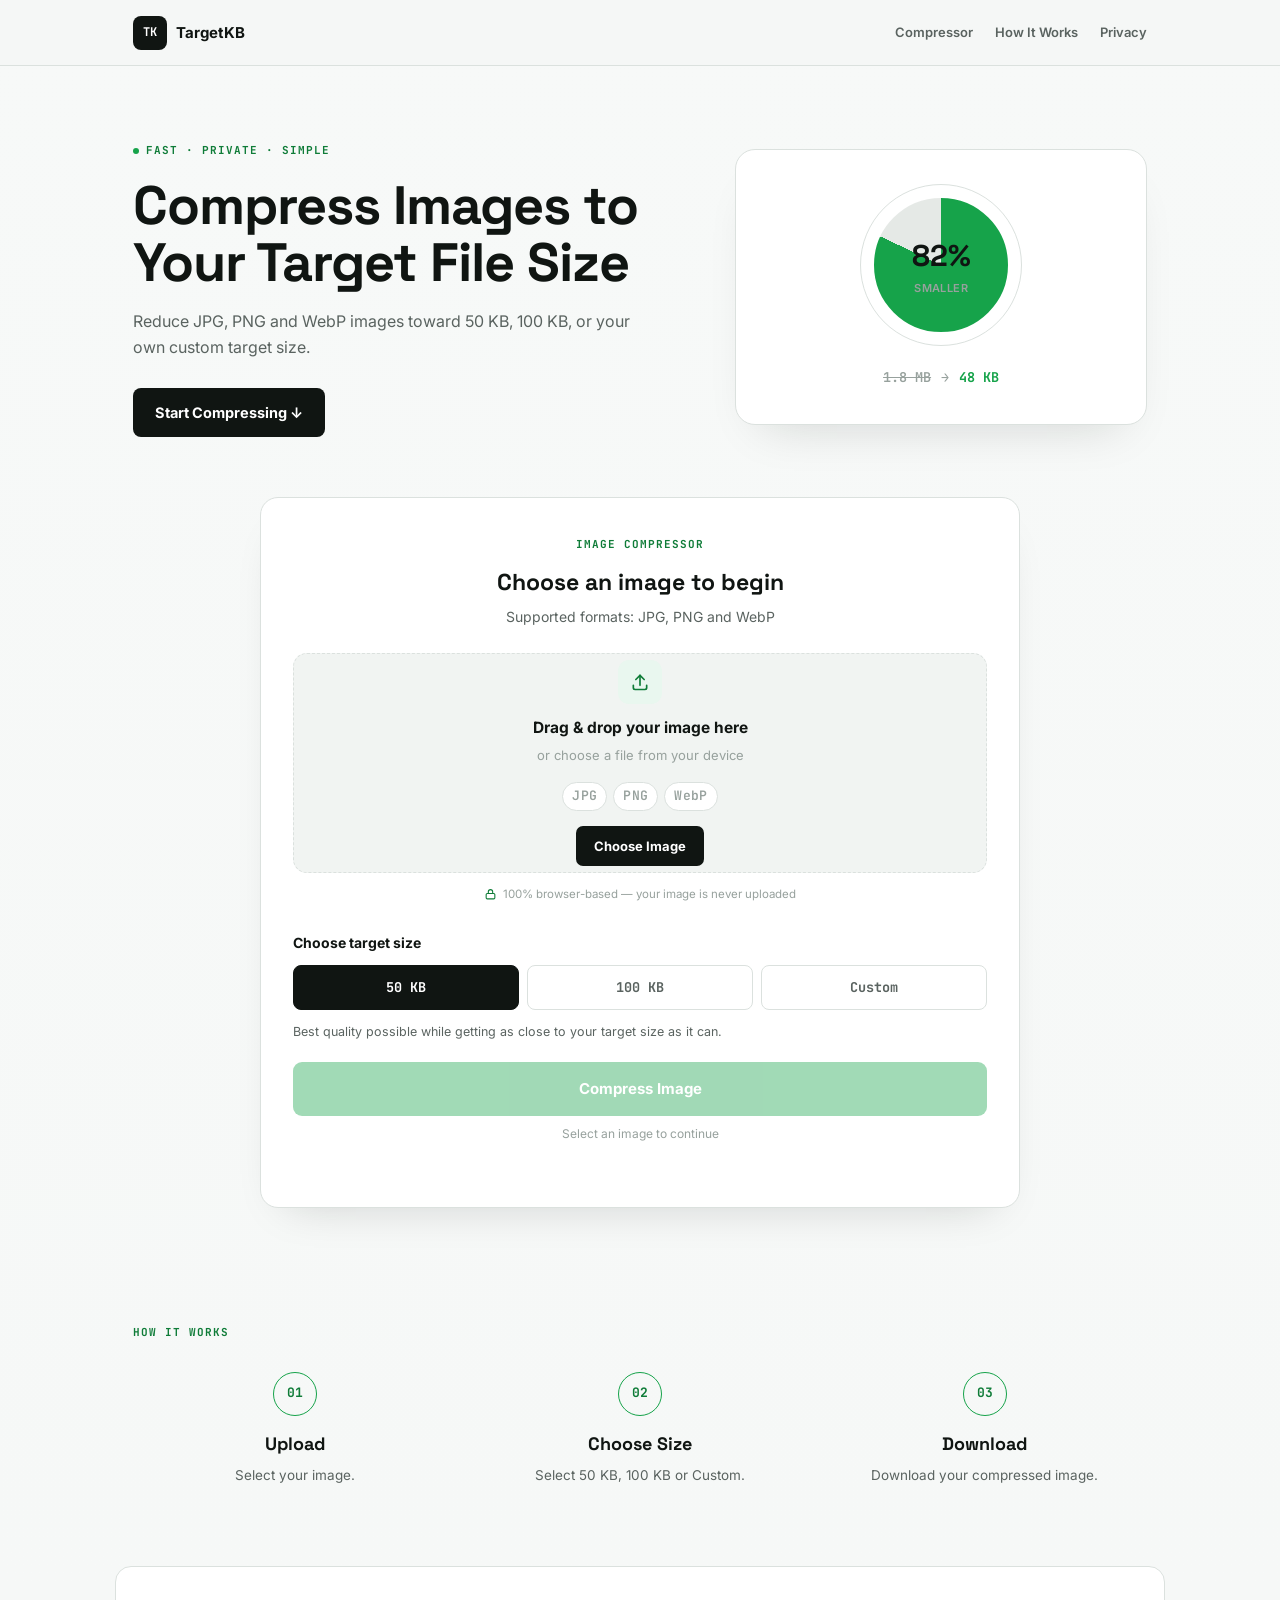
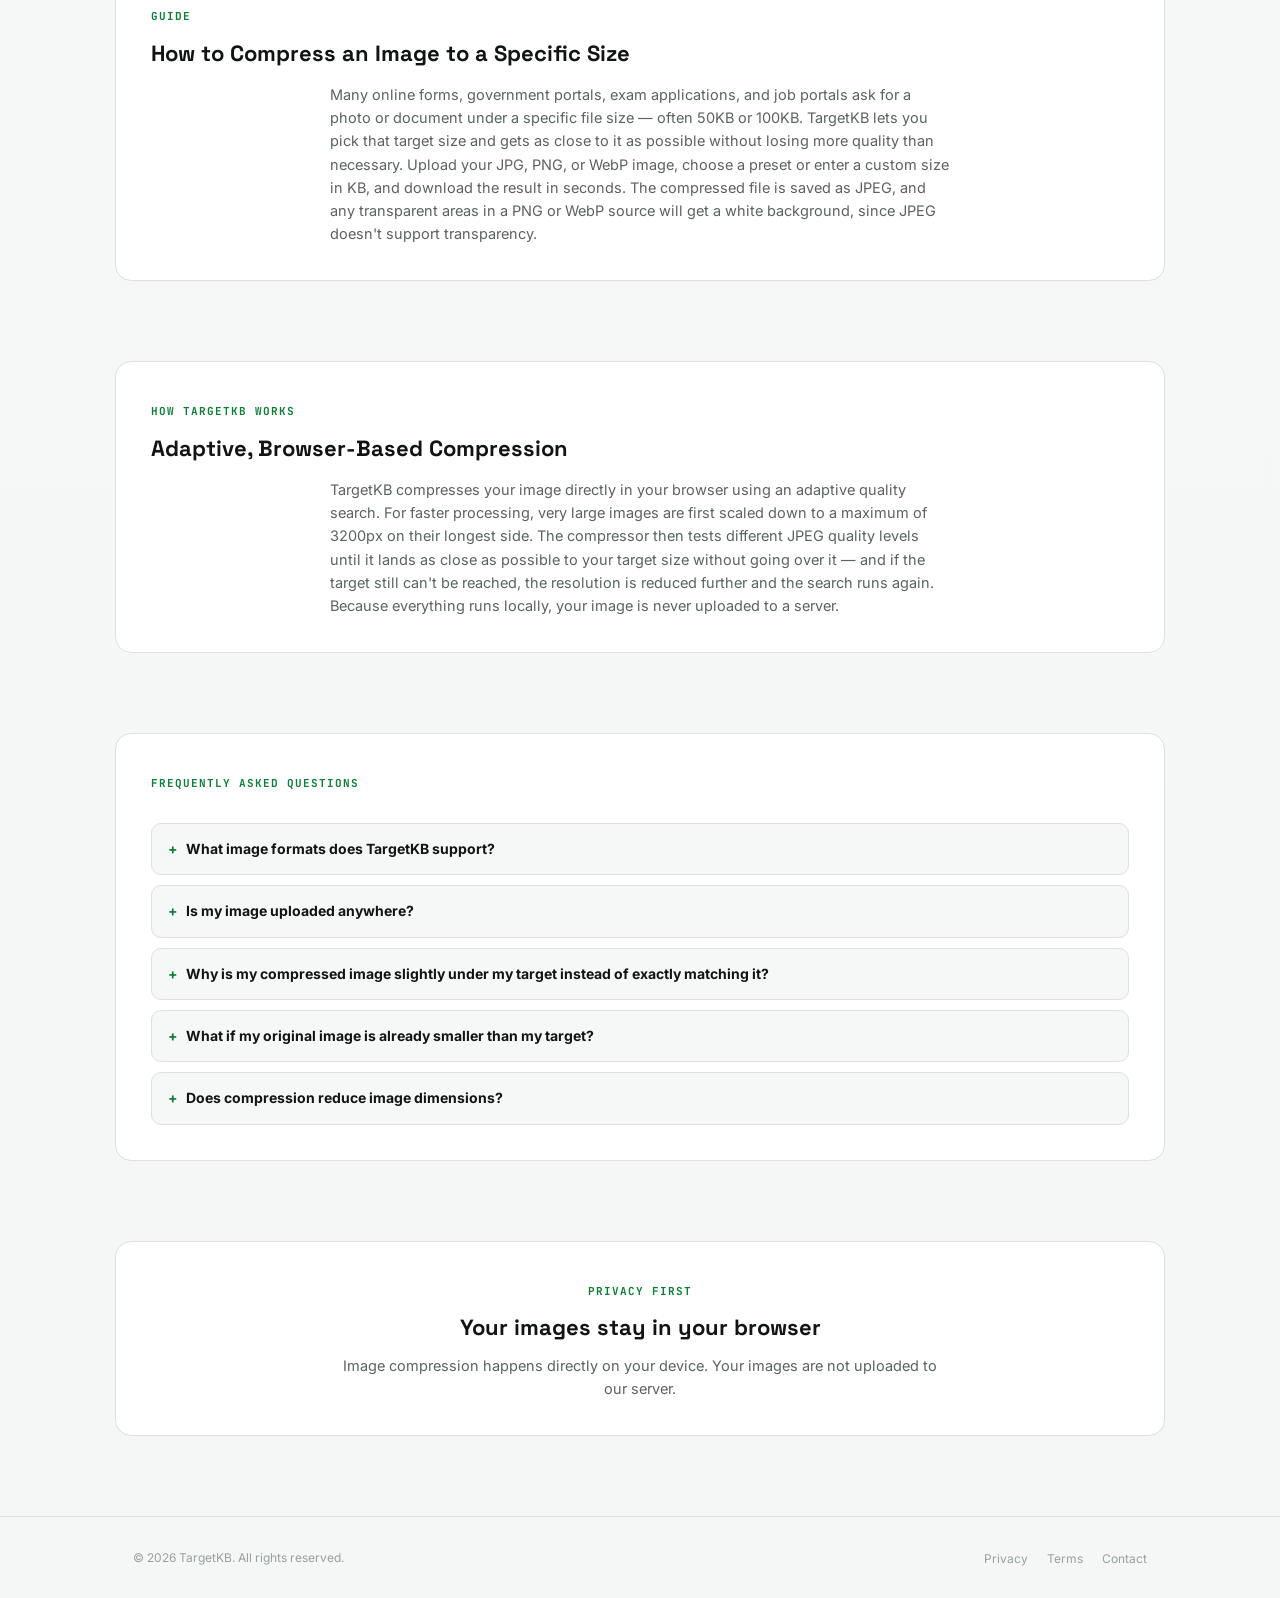
<file: index.html>
<!DOCTYPE html>
<html lang="en">
<head>
  <meta charset="UTF-8">
  <meta name="msvalidate.01" content="D17A786813CAD362B557DC62B367980E" />
  <meta name="viewport" content="width=device-width, initial-scale=1.0">

  <title>TargetKB – Compress Images to Your Target File Size</title>
  <meta
    name="description"
    content="Compress images to your target file size with TargetKB. Reduce JPG, PNG and WebP images to 50KB, 100KB or a custom target size. Fast, simple and browser-based."
  >

  <link rel="canonical" href="https://baixago.github.io/TargetKB/">

  <link rel="icon" type="image/svg+xml" href="data:image/svg+xml,%3Csvg xmlns='http://www.w3.org/2000/svg' viewBox='0 0 100 100'%3E%3Crect width='100' height='100' rx='22' fill='%23101512'/%3E%3Ctext x='50' y='67' font-family='monospace' font-size='42' font-weight='700' fill='%2316a34a' text-anchor='middle'%3ETK%3C/text%3E%3C/svg%3E">

  <link rel="preconnect" href="https://fonts.googleapis.com">
  <link rel="preconnect" href="https://fonts.gstatic.com" crossorigin>
  <link href="https://fonts.googleapis.com/css2?family=Space+Grotesk:wght@500;700&family=Inter:wght@400;500;600;700&family=JetBrains+Mono:wght@500;600;700&display=swap" rel="stylesheet">

  <link rel="stylesheet" href="style.css?v=17">
</head>

<body>

<header class="site-header">
  <div class="container header-inner">
    <a href="index.html" class="brand">
      <span class="brand-mark">TK</span>
      <span>TargetKB</span>
    </a>

    <nav>
      <a href="#compressor">Compressor</a>
      <a href="#how-it-works">How It Works</a>
      <a href="#privacy">Privacy</a>
    </nav>
  </div>
</header>

<main>

<section class="hero-section">
  <div class="container hero-content">

    <div class="hero-copy">
      <p class="eyebrow">FAST · PRIVATE · SIMPLE</p>

      <h1>Compress Images to Your Target File Size</h1>

      <p class="hero-text">
        Reduce JPG, PNG and WebP images toward 50 KB, 100 KB,
        or your own custom target size.
      </p>

      <a href="#compressor" class="hero-button">
        Start Compressing ↓
      </a>
    </div>

    <div class="hero-card">
      <div class="gauge">
        <strong>82%</strong>
        <span>smaller</span>
      </div>

      <div class="size-example">
        <span>1.8 MB</span>
        <b>→</b>
        <strong>48 KB</strong>
      </div>
    </div>

  </div>
</section>


<section id="compressor" class="compressor-section">

  <div class="container">

    <div class="tool-card">

      <div class="tool-heading">
        <p class="section-label">IMAGE COMPRESSOR</p>
        <h2>Choose an image to begin</h2>
        <p>Supported formats: JPG, PNG and WebP</p>
      </div>


      <!-- UPLOAD AREA -->

      <div class="upload-box" id="uploadBox" role="button" tabindex="0" aria-label="Choose or drop an image to upload">

        <div id="uploadInitial">

          <div class="upload-icon">
            <svg viewBox="0 0 24 24" fill="none" stroke="currentColor" stroke-width="2" stroke-linecap="round" stroke-linejoin="round">
              <path d="M12 16V4" />
              <path d="m7 9 5-5 5 5" />
              <path d="M4 16v3a2 2 0 0 0 2 2h12a2 2 0 0 0 2-2v-3" />
            </svg>
          </div>

          <strong>Drag & drop your image here</strong>

          <span>or choose a file from your device</span>

          <div class="format-badges">
            <span>JPG</span>
            <span>PNG</span>
            <span>WebP</span>
          </div>

          <label class="choose-button" for="imageInput">Choose Image</label>

        </div>


        <!-- SELECTED IMAGE -->

        <div id="uploadSelected" class="upload-selected hidden">

          <div class="selected-row">

            <div class="thumbnail-wrapper">
              <img id="selectedPreview" alt="Selected image preview">
            </div>

            <div class="selected-meta">

              <div class="selected-status">
                <span class="success-icon">
                  <svg viewBox="0 0 24 24" fill="none" stroke="currentColor" stroke-width="2.5" stroke-linecap="round" stroke-linejoin="round">
                    <path d="M20 6 9 17l-5-5" />
                  </svg>
                </span>
                <strong>Image Ready</strong>
              </div>

              <p id="selectedInfo">
                Original size: 0 KB
              </p>

            </div>

          </div>

          <button
            type="button"
            id="changeImageButton"
            class="change-button"
          >
            Change Image
          </button>

        </div>


        <input
          id="imageInput"
          type="file"
          accept="image/jpeg,image/png,image/webp"
          hidden
        >

      </div>

      <p class="trust-badge">
        <svg viewBox="0 0 24 24" fill="none" stroke="currentColor" stroke-width="2" stroke-linecap="round" stroke-linejoin="round">
          <rect x="4" y="10" width="16" height="10" rx="2" />
          <path d="M8 10V7a4 4 0 0 1 8 0v3" />
        </svg>
        100% browser-based — your image is never uploaded
      </p>


      <!-- TARGET SIZE -->

      <div class="options-section">

        <h3>Choose target size</h3>

        <div class="target-buttons">

          <button
            type="button"
            class="target-button active"
            data-target="51200"
          >
            50 KB
          </button>

          <button
            type="button"
            class="target-button"
            data-target="102400"
          >
            100 KB
          </button>

          <button
            type="button"
            class="target-button"
            data-target="custom"
          >
            Custom
          </button>

        </div>


        <!-- CUSTOM INPUT -->

        <div id="customBox" class="custom-box hidden">

          <label for="customSize">
            Enter target size
          </label>

          <div class="custom-input-row">

            <input
              id="customSize"
              type="number"
              min="10"
              max="50000"
              placeholder="75"
              inputmode="numeric"
            >

            <span>KB</span>

          </div>

          <small>
            Example: 75 KB, 150 KB, 250 KB or 500 KB
          </small>

        </div>

        <p class="quality-note">
          Best quality possible while getting as close to your target size as it can.
        </p>

      </div>


      <button
        id="compressButton"
        class="compress-button"
        type="button"
        disabled
      >
        Compress Image
      </button>

      <p id="compressHint" class="compress-hint">
        Select an image to continue
      </p>

      <p id="statusMessage" class="status-message"></p>

    </div>


    <!-- RESULT -->

    <section id="resultSection" class="result-section hidden">

      <div class="result-heading">
        <p class="section-label">COMPRESSION RESULT</p>
        <h2>Before & After</h2>
      </div>

      <div class="comparison-grid">

        <article class="preview-card">

          <h3>Original Image</h3>

          <div class="image-preview">
            <img id="originalPreview" alt="Original image">
          </div>

          <p id="originalInfo"></p>

        </article>


        <article class="preview-card">

          <h3>Compressed Image</h3>

          <div class="image-preview">
            <img id="compressedPreview" alt="Compressed image">
          </div>

          <p id="compressedInfo"></p>

        </article>

      </div>


      <div class="result-summary">

        <div class="summary-row">
          <span>Target</span>
          <strong id="targetInfo">—</strong>
        </div>

        <p>
          Size saved:
          <strong id="savedPercentage">0%</strong>
        </p>

        <p id="qualityMessage"></p>

      </div>


      <a
        id="downloadButton"
        class="download-button"
        href="#"
        download="targetkb-compressed.jpg"
      >
        Download Compressed Image
      </a>

    </section>

  </div>

</section>


<section id="how-it-works" class="info-section">

  <div class="container">

    <p class="section-label center">
      HOW IT WORKS
    </p>

    <div class="info-grid">

      <article>
        <span>01</span>
        <h2>Upload</h2>
        <p>Select your image.</p>
      </article>

      <article>
        <span>02</span>
        <h2>Choose Size</h2>
        <p>Select 50 KB, 100 KB or Custom.</p>
      </article>

      <article>
        <span>03</span>
        <h2>Download</h2>
        <p>Download your compressed image.</p>
      </article>

    </div>

  </div>

</section>


<section id="guide" class="privacy-section">

  <div class="container privacy-box" style="text-align: left;">

    <p class="section-label">GUIDE</p>

    <h2 style="margin-bottom: 12px;">How to Compress an Image to a Specific Size</h2>

    <p>
      Many online forms, government portals, exam applications, and job
      portals ask for a photo or document under a specific file size —
      often 50KB or 100KB. TargetKB lets you pick that target size and
      gets as close to it as possible without losing more quality than
      necessary. Upload your JPG, PNG, or WebP image, choose a preset or
      enter a custom size in KB, and download the result in seconds.
      The compressed file is saved as JPEG, and any transparent areas
      in a PNG or WebP source will get a white background, since JPEG
      doesn't support transparency.
    </p>

  </div>

</section>


<section id="how-targetkb-works" class="privacy-section">

  <div class="container privacy-box" style="text-align: left;">

    <p class="section-label">HOW TARGETKB WORKS</p>

    <h2 style="margin-bottom: 12px;">Adaptive, Browser-Based Compression</h2>

    <p>
      TargetKB compresses your image directly in your browser using an
      adaptive quality search. For faster processing, very large images
      are first scaled down to a maximum of 3200px on their longest
      side. The compressor then tests different JPEG quality levels
      until it lands as close as possible to your target size without
      going over it — and if
      the target still can't be reached, the resolution is reduced
      further and the search runs again. Because everything runs
      locally, your image is never uploaded to a server.
    </p>

  </div>

</section>


<section id="faq" class="privacy-section">

  <div class="container privacy-box" style="text-align: left;">

    <p class="section-label center" style="justify-content: flex-start;">FREQUENTLY ASKED QUESTIONS</p>

    <div class="faq-list">

      <details>
        <summary>What image formats does TargetKB support?</summary>
        <p>JPG, PNG, and WebP as input. The compressed output is saved as JPEG, since JPEG compresses more predictably to a target size.</p>
      </details>

      <details>
        <summary>Is my image uploaded anywhere?</summary>
        <p>No. Compression runs entirely in your browser using the Canvas API — your image is never sent to a server.</p>
      </details>

      <details>
        <summary>Why is my compressed image slightly under my target instead of exactly matching it?</summary>
        <p>JPEG quality doesn't map perfectly to file size. TargetKB searches for the closest possible match without going over your target.</p>
      </details>

      <details>
        <summary>What if my original image is already smaller than my target?</summary>
        <p>TargetKB keeps it unchanged instead of recompressing it, so you don't lose quality for no reason.</p>
      </details>

      <details>
        <summary>Does compression reduce image dimensions?</summary>
        <p>Very large images are first scaled down to a maximum of 3200px on their longest side for faster processing. If the target size still can't be reached, the resolution may be reduced further.</p>
      </details>

    </div>

  </div>

</section>


<section id="privacy" class="privacy-section">

  <div class="container privacy-box">

    <p class="section-label">PRIVACY FIRST</p>

    <h2>Your images stay in your browser</h2>

    <p>
      Image compression happens directly on your device.
      Your images are not uploaded to our server.
    </p>

  </div>

</section>


</main>


<footer>
  <div class="container footer-inner">

    <p>© 2026 TargetKB. All rights reserved.</p>

    <div>
      <a href="privacy.html">Privacy</a>
      <a href="terms.html">Terms</a>
      <a href="contact.html">Contact</a>
    </div>

  </div>
</footer>


<script src="script.js?v=17"></script>

</body>
  </html>
</file>
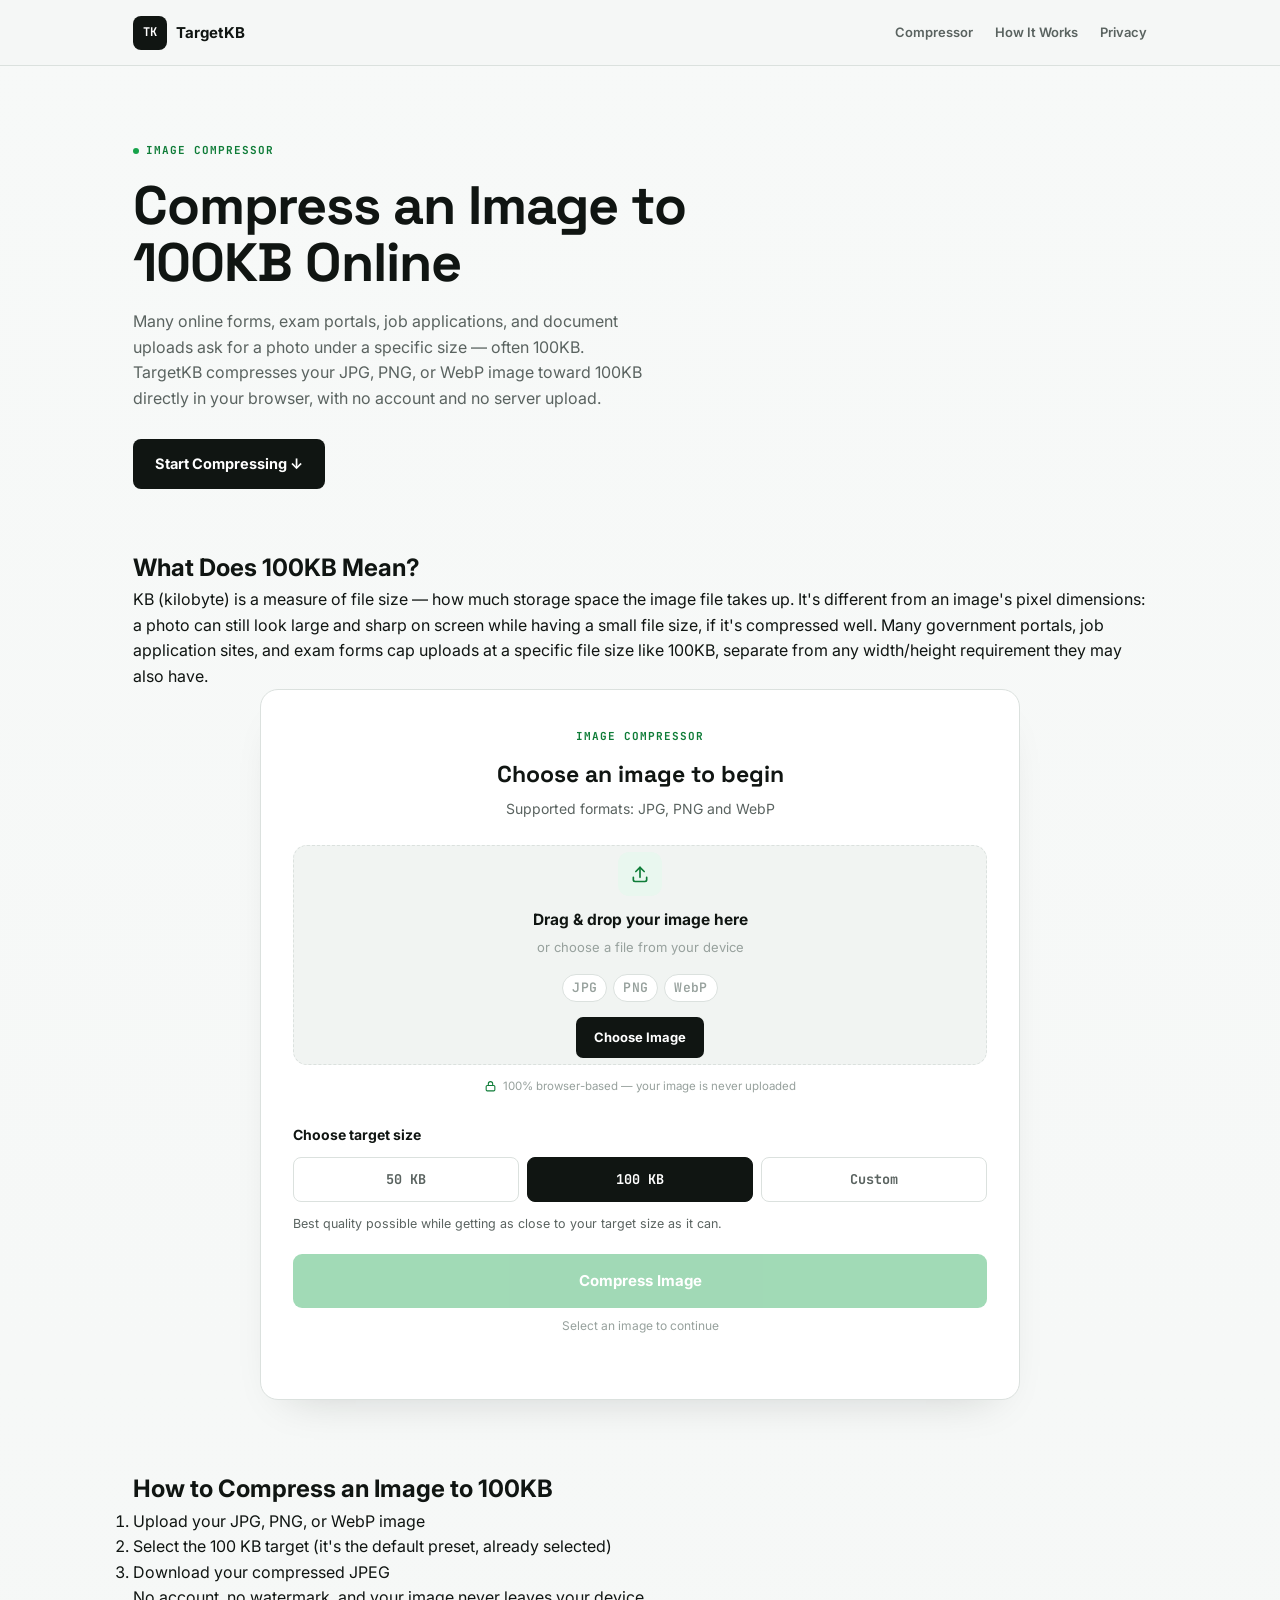
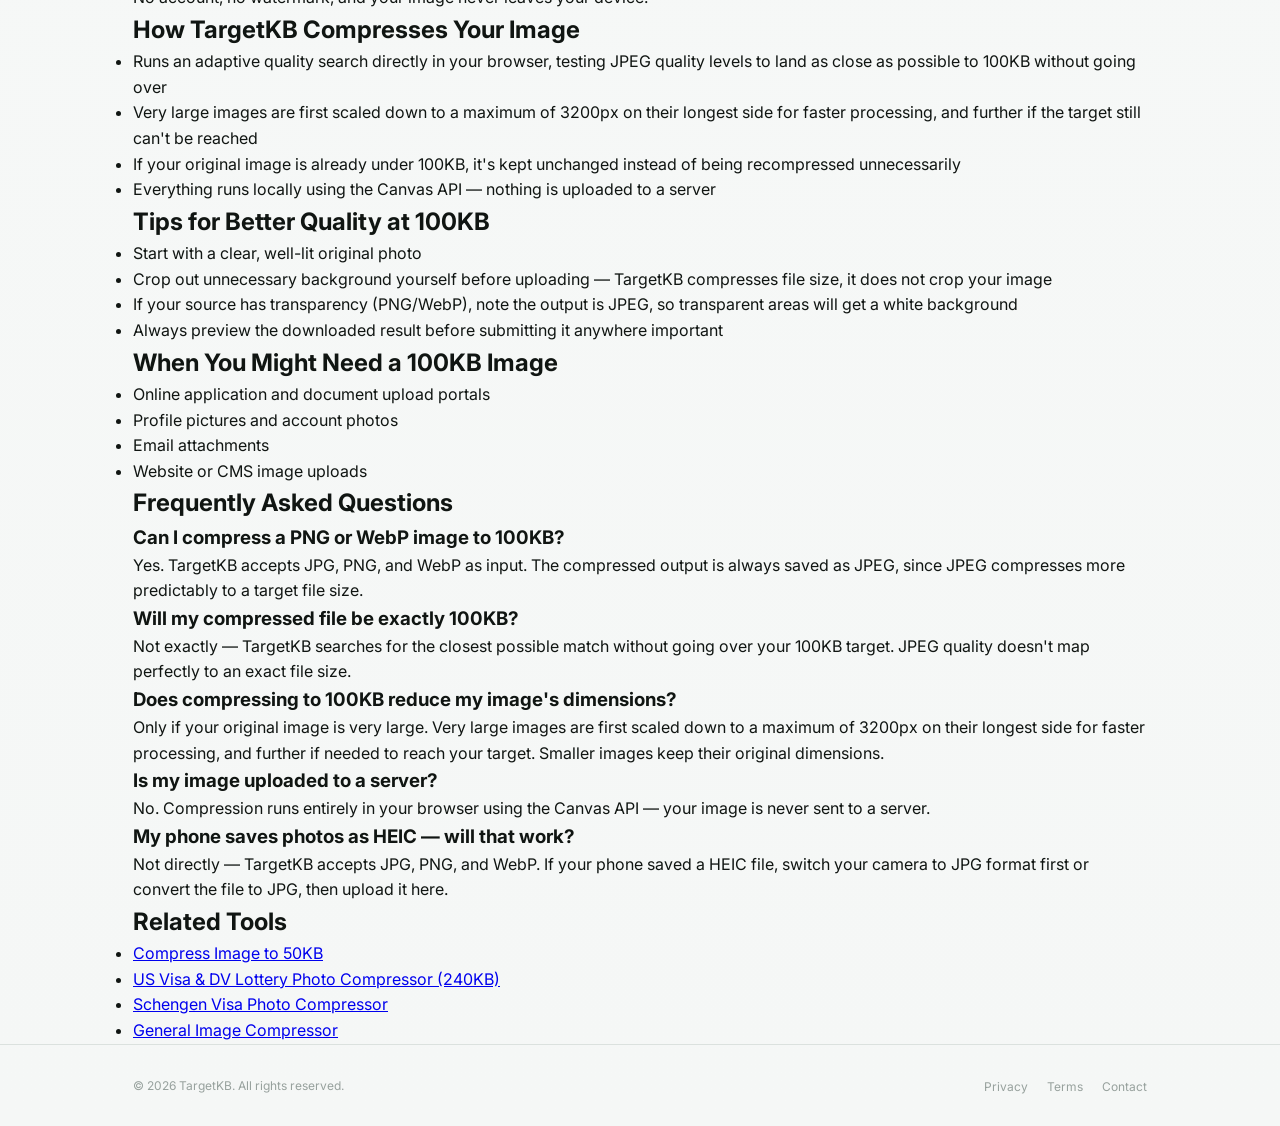
<file: compress-image-to-100kb.html>
<!DOCTYPE html>
<html lang="en">
<head>
<meta charset="UTF-8">
<meta name="viewport" content="width=device-width, initial-scale=1.0">

<title>Compress Image to 100KB Online Free | TargetKB</title>
<meta name="description" content="Compress JPG, PNG, or WebP images to 100KB or less, right in your browser. Fast, private, no server upload required.">
<link rel="canonical" href="https://baixago.github.io/TargetKB/compress-image-to-100kb.html">

<link rel="icon" type="image/svg+xml" href="data:image/svg+xml,%3Csvg xmlns='http://www.w3.org/2000/svg' viewBox='0 0 100 100'%3E%3Crect width='100' height='100' rx='22' fill='%23101512'/%3E%3Ctext x='50' y='67' font-family='monospace' font-size='42' font-weight='700' fill='%2316a34a' text-anchor='middle'%3ETK%3C/text%3E%3C/svg%3E">

<link rel="preconnect" href="https://fonts.googleapis.com">
<link rel="preconnect" href="https://fonts.gstatic.com" crossorigin>
<link href="https://fonts.googleapis.com/css2?family=Space+Grotesk:wght@500;700&family=Inter:wght@400;500;600;700&family=JetBrains+Mono:wght@500;600;700&display=swap" rel="stylesheet">

<link rel="stylesheet" href="style.css?v=17">

<script type="application/ld+json">
{
  "@context": "https://schema.org",
  "@type": "FAQPage",
  "mainEntity": [
    {
      "@type": "Question",
      "name": "Can I compress a PNG or WebP image to 100KB?",
      "acceptedAnswer": {
        "@type": "Answer",
        "text": "Yes. TargetKB accepts JPG, PNG, and WebP as input. The compressed output is always saved as JPEG, since JPEG compresses more predictably to a target file size."
      }
    },
    {
      "@type": "Question",
      "name": "Will my compressed file be exactly 100KB?",
      "acceptedAnswer": {
        "@type": "Answer",
        "text": "Not exactly — TargetKB searches for the closest possible match without going over your 100KB target. JPEG quality doesn't map perfectly to an exact file size."
      }
    },
    {
      "@type": "Question",
      "name": "Does compressing to 100KB reduce my image's dimensions?",
      "acceptedAnswer": {
        "@type": "Answer",
        "text": "Only if your original image is very large. Very large images are first scaled down to a maximum of 3200px on their longest side for faster processing, and further if needed to reach your target. Smaller images keep their original dimensions."
      }
    },
    {
      "@type": "Question",
      "name": "Is my image uploaded to a server?",
      "acceptedAnswer": {
        "@type": "Answer",
        "text": "No. Compression runs entirely in your browser using the Canvas API — your image is never sent to a server."
      }
    },
    {
      "@type": "Question",
      "name": "My phone saves photos as HEIC — will that work?",
      "acceptedAnswer": {
        "@type": "Answer",
        "text": "Not directly — TargetKB accepts JPG, PNG, and WebP. If your phone saved a HEIC file, switch your camera to JPG format first or convert the file to JPG, then upload it here."
      }
    }
  ]
}
</script>

<script type="application/ld+json">
{
  "@context": "https://schema.org",
  "@type": "WebApplication",
  "name": "TargetKB",
  "applicationCategory": "Image Compression Tool",
  "operatingSystem": "Web Browser",
  "url": "https://baixago.github.io/TargetKB/compress-image-to-100kb.html",
  "offers": {
    "@type": "Offer",
    "price": "0",
    "priceCurrency": "USD"
  }
}
</script>
</head>

<body>

<header class="site-header">
  <div class="container header-inner">
    <a href="index.html" class="brand">
      <span class="brand-mark">TK</span>
      <span>TargetKB</span>
    </a>

    <nav>
      <a href="#compressor">Compressor</a>
      <a href="index.html#how-it-works">How It Works</a>
      <a href="index.html#privacy">Privacy</a>
    </nav>
  </div>
</header>

<main>

<section class="hero-section">
  <div class="container hero-content">
    <div class="hero-copy">
      <p class="eyebrow">IMAGE COMPRESSOR</p>
      <h1>Compress an Image to 100KB Online</h1>
      <p class="hero-text">Many online forms, exam portals, job applications, and document uploads ask for a photo under a specific size — often 100KB. TargetKB compresses your JPG, PNG, or WebP image toward 100KB directly in your browser, with no account and no server upload.</p>
      <a href="#compressor" class="hero-button">Start Compressing ↓</a>
    </div>
  </div>
</section>

<section id="what-is-100kb">
  <div class="container">
    <h2>What Does 100KB Mean?</h2>
    <p>KB (kilobyte) is a measure of file size — how much storage space the image file takes up. It's different from an image's pixel dimensions: a photo can still look large and sharp on screen while having a small file size, if it's compressed well. Many government portals, job application sites, and exam forms cap uploads at a specific file size like 100KB, separate from any width/height requirement they may also have.</p>
  </div>
</section>

<section id="compressor" class="compressor-section">

  <div class="container">

    <div class="tool-card">

      <div class="tool-heading">
        <p class="section-label">IMAGE COMPRESSOR</p>
        <h2>Choose an image to begin</h2>
        <p>Supported formats: JPG, PNG and WebP</p>
      </div>

      <div class="upload-box" id="uploadBox" role="button" tabindex="0" aria-label="Choose or drop an image to upload">

        <div id="uploadInitial">
          <div class="upload-icon">
            <svg viewBox="0 0 24 24" fill="none" stroke="currentColor" stroke-width="2" stroke-linecap="round" stroke-linejoin="round">
              <path d="M12 16V4" />
              <path d="m7 9 5-5 5 5" />
              <path d="M4 16v3a2 2 0 0 0 2 2h12a2 2 0 0 0 2-2v-3" />
            </svg>
          </div>

          <strong>Drag & drop your image here</strong>
          <span>or choose a file from your device</span>

          <div class="format-badges">
            <span>JPG</span>
            <span>PNG</span>
            <span>WebP</span>
          </div>

          <label class="choose-button" for="imageInput">Choose Image</label>
        </div>

        <div id="uploadSelected" class="upload-selected hidden">
          <div class="selected-row">

            <div class="thumbnail-wrapper">
              <img id="selectedPreview" alt="Selected image preview">
            </div>

            <div class="selected-meta">
              <div class="selected-status">
                <span class="success-icon">
                  <svg viewBox="0 0 24 24" fill="none" stroke="currentColor" stroke-width="2.5" stroke-linecap="round" stroke-linejoin="round">
                    <path d="M20 6 9 17l-5-5" />
                  </svg>
                </span>
                <strong>Image Ready</strong>
              </div>

              <p id="selectedInfo">Original size: 0 KB</p>
            </div>

          </div>

          <button type="button" id="changeImageButton" class="change-button">Change Image</button>
        </div>

        <input id="imageInput" type="file" accept="image/jpeg,image/png,image/webp" hidden>

      </div>

      <p class="trust-badge">
        <svg viewBox="0 0 24 24" fill="none" stroke="currentColor" stroke-width="2" stroke-linecap="round" stroke-linejoin="round">
          <rect x="4" y="10" width="16" height="10" rx="2" />
          <path d="M8 10V7a4 4 0 0 1 8 0v3" />
        </svg>
        100% browser-based — your image is never uploaded
      </p>

      <div class="options-section">
        <h3>Choose target size</h3>

        <div class="target-buttons">
          <button type="button" class="target-button" data-target="51200">50 KB</button>
          <button type="button" class="target-button active" data-target="102400">100 KB</button>
          <button type="button" class="target-button" data-target="custom">Custom</button>
        </div>

        <div id="customBox" class="custom-box hidden">
          <label for="customSize">Enter target size</label>

          <div class="custom-input-row">
            <input id="customSize" type="number" min="10" max="50000" placeholder="150" inputmode="numeric">
            <span>KB</span>
          </div>

          <small>Example: 150 KB, 250 KB, 500 KB or 1000 KB</small>
        </div>

        <p class="quality-note">Best quality possible while getting as close to your target size as it can.</p>
      </div>

      <button id="compressButton" class="compress-button" type="button" disabled>Compress Image</button>

      <p id="compressHint" class="compress-hint">Select an image to continue</p>
      <p id="statusMessage" class="status-message"></p>

    </div>

    <section id="resultSection" class="result-section hidden">

      <div class="result-heading">
        <p class="section-label">COMPRESSION RESULT</p>
        <h2>Before & After</h2>
      </div>

      <div class="comparison-grid">

        <article class="preview-card">
          <h3>Original Image</h3>
          <div class="image-preview">
            <img id="originalPreview" alt="Original image">
          </div>
          <p id="originalInfo"></p>
        </article>

        <article class="preview-card">
          <h3>Compressed Image</h3>
          <div class="image-preview">
            <img id="compressedPreview" alt="Compressed image">
          </div>
          <p id="compressedInfo"></p>
        </article>

      </div>

      <div class="result-summary">

        <div class="summary-row">
          <span>Target</span>
          <strong id="targetInfo">—</strong>
        </div>

        <p>Size saved: <strong id="savedPercentage">0%</strong></p>
        <p id="qualityMessage"></p>

      </div>

      <a id="downloadButton" class="download-button" href="#" download="targetkb-compressed.jpg">
        Download Compressed Image
      </a>

    </section>

  </div>

</section>

<section id="how-to-compress">
  <div class="container">
    <h2>How to Compress an Image to 100KB</h2>

    <ol>
      <li>Upload your JPG, PNG, or WebP image</li>
      <li>Select the 100 KB target (it's the default preset, already selected)</li>
      <li>Download your compressed JPEG</li>
    </ol>

    <p>No account, no watermark, and your image never leaves your device.</p>
  </div>
</section>

<section id="how-it-compresses">
  <div class="container">
    <h2>How TargetKB Compresses Your Image</h2>

    <ul>
      <li>Runs an adaptive quality search directly in your browser, testing JPEG quality levels to land as close as possible to 100KB without going over</li>
      <li>Very large images are first scaled down to a maximum of 3200px on their longest side for faster processing, and further if the target still can't be reached</li>
      <li>If your original image is already under 100KB, it's kept unchanged instead of being recompressed unnecessarily</li>
      <li>Everything runs locally using the Canvas API — nothing is uploaded to a server</li>
    </ul>
  </div>
</section>

<section id="tips">
  <div class="container">
    <h2>Tips for Better Quality at 100KB</h2>

    <ul>
      <li>Start with a clear, well-lit original photo</li>
      <li>Crop out unnecessary background yourself before uploading — TargetKB compresses file size, it does not crop your image</li>
      <li>If your source has transparency (PNG/WebP), note the output is JPEG, so transparent areas will get a white background</li>
      <li>Always preview the downloaded result before submitting it anywhere important</li>
    </ul>
  </div>
</section>

<section id="use-cases">
  <div class="container">
    <h2>When You Might Need a 100KB Image</h2>

    <ul>
      <li>Online application and document upload portals</li>
      <li>Profile pictures and account photos</li>
      <li>Email attachments</li>
      <li>Website or CMS image uploads</li>
    </ul>
  </div>
</section>

<section id="faq">
  <div class="container">

    <h2>Frequently Asked Questions</h2>

    <h3>Can I compress a PNG or WebP image to 100KB?</h3>
    <p>Yes. TargetKB accepts JPG, PNG, and WebP as input. The compressed output is always saved as JPEG, since JPEG compresses more predictably to a target file size.</p>

    <h3>Will my compressed file be exactly 100KB?</h3>
    <p>Not exactly — TargetKB searches for the closest possible match without going over your 100KB target. JPEG quality doesn't map perfectly to an exact file size.</p>

    <h3>Does compressing to 100KB reduce my image's dimensions?</h3>
    <p>Only if your original image is very large. Very large images are first scaled down to a maximum of 3200px on their longest side for faster processing, and further if needed to reach your target. Smaller images keep their original dimensions.</p>

    <h3>Is my image uploaded to a server?</h3>
    <p>No. Compression runs entirely in your browser using the Canvas API — your image is never sent to a server.</p>

    <h3>My phone saves photos as HEIC — will that work?</h3>
    <p>Not directly — TargetKB accepts JPG, PNG, and WebP. If your phone saved a HEIC file, switch your camera to JPG format first or convert the file to JPG, then upload it here.</p>

  </div>
</section>

<section id="related-tools">
  <div class="container">

    <h2>Related Tools</h2>

    <ul>
      <li>
        <a href="compress-image-to-50kb.html">
          Compress Image to 50KB
        </a>
      </li>

      <li>
        <a href="compress-us-visa-dv-lottery-photo-240kb.html">
          US Visa &amp; DV Lottery Photo Compressor (240KB)
        </a>
      </li>

      <li>
        <a href="compress-schengen-visa-photo.html">
          Schengen Visa Photo Compressor
        </a>
      </li>

      <li>
        <a href="index.html">
          General Image Compressor
        </a>
      </li>
    </ul>

  </div>
</section>

</main>

<footer>
  <div class="container footer-inner">

    <p>© 2026 TargetKB. All rights reserved.</p>

    <div>
      <a href="privacy.html">Privacy</a>
      <a href="terms.html">Terms</a>
      <a href="contact.html">Contact</a>
    </div>

  </div>
</footer>

<script src="script.js?v=17"></script>

</body>
</html>
</file>
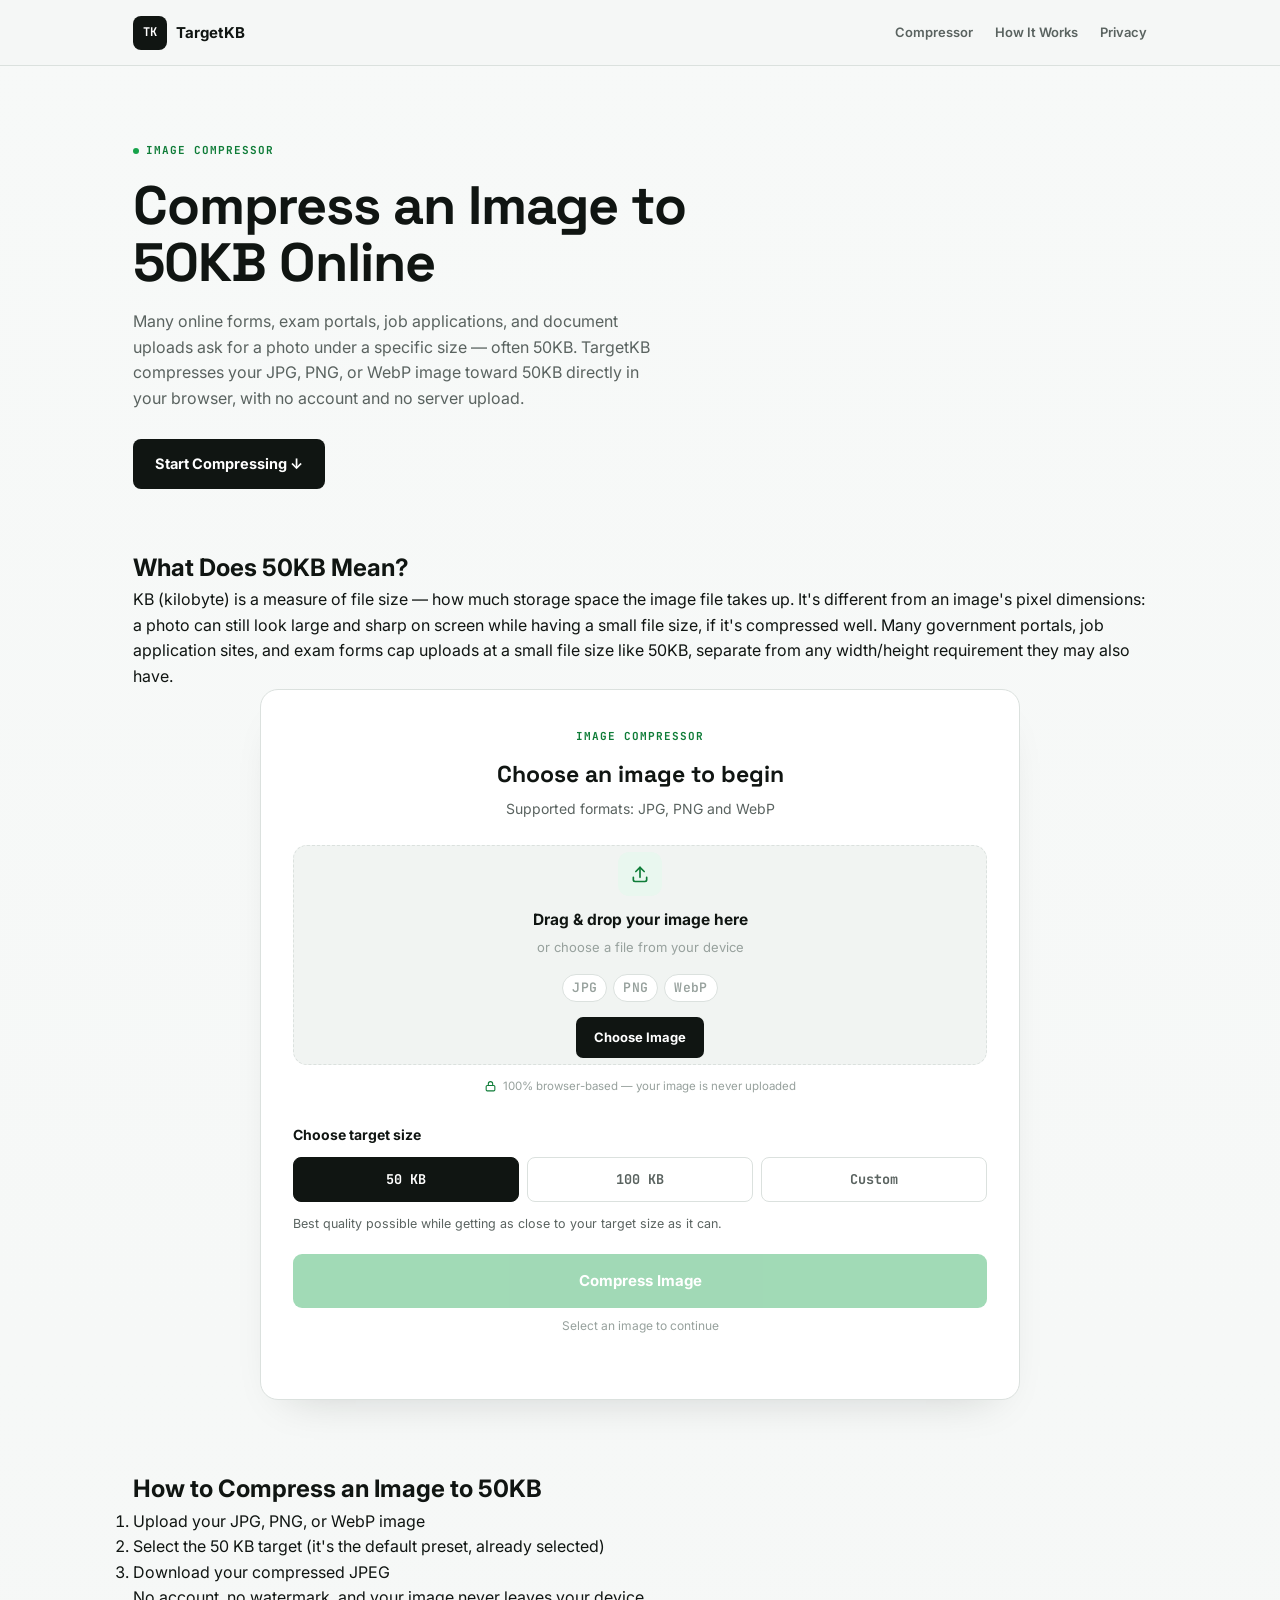
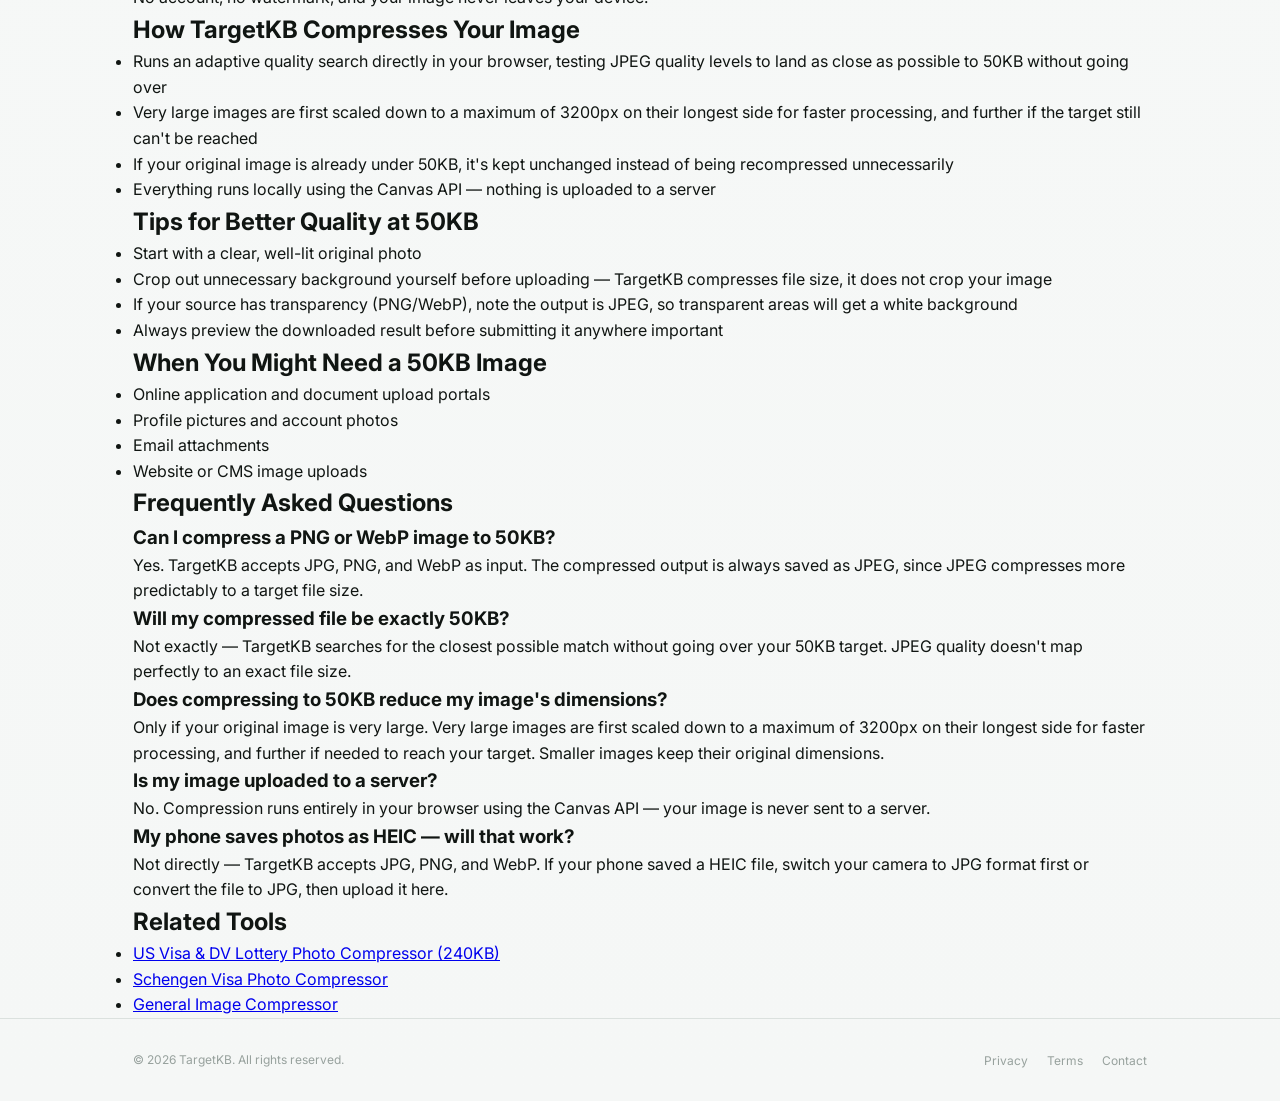
<file: compress-image-to-50kb.html>
<!DOCTYPE html>
<html lang="en">
<head>
<meta charset="UTF-8">
<meta name="viewport" content="width=device-width, initial-scale=1.0">

<title>Compress Image to 50KB Online Free | TargetKB</title>
<meta name="description" content="Compress JPG, PNG, or WebP images to 50KB or less, right in your browser. Fast, private, no server upload required.">
<link rel="canonical" href="https://baixago.github.io/TargetKB/compress-image-to-50kb.html">

<link rel="icon" type="image/svg+xml" href="data:image/svg+xml,%3Csvg xmlns='http://www.w3.org/2000/svg' viewBox='0 0 100 100'%3E%3Crect width='100' height='100' rx='22' fill='%23101512'/%3E%3Ctext x='50' y='67' font-family='monospace' font-size='42' font-weight='700' fill='%2316a34a' text-anchor='middle'%3ETK%3C/text%3E%3C/svg%3E">

<link rel="preconnect" href="https://fonts.googleapis.com">
<link rel="preconnect" href="https://fonts.gstatic.com" crossorigin>
<link href="https://fonts.googleapis.com/css2?family=Space+Grotesk:wght@500;700&family=Inter:wght@400;500;600;700&family=JetBrains+Mono:wght@500;600;700&display=swap" rel="stylesheet">

<link rel="stylesheet" href="style.css?v=17">

<script type="application/ld+json">
{
  "@context": "https://schema.org",
  "@type": "FAQPage",
  "mainEntity": [
    {
      "@type": "Question",
      "name": "Can I compress a PNG or WebP image to 50KB?",
      "acceptedAnswer": {
        "@type": "Answer",
        "text": "Yes. TargetKB accepts JPG, PNG, and WebP as input. The compressed output is always saved as JPEG, since JPEG compresses more predictably to a target file size."
      }
    },
    {
      "@type": "Question",
      "name": "Will my compressed file be exactly 50KB?",
      "acceptedAnswer": {
        "@type": "Answer",
        "text": "Not exactly — TargetKB searches for the closest possible match without going over your 50KB target. JPEG quality doesn't map perfectly to an exact file size."
      }
    },
    {
      "@type": "Question",
      "name": "Does compressing to 50KB reduce my image's dimensions?",
      "acceptedAnswer": {
        "@type": "Answer",
        "text": "Only if your original image is very large. Very large images are first scaled down to a maximum of 3200px on their longest side for faster processing, and further if needed to reach your target. Smaller images keep their original dimensions."
      }
    },
    {
      "@type": "Question",
      "name": "Is my image uploaded to a server?",
      "acceptedAnswer": {
        "@type": "Answer",
        "text": "No. Compression runs entirely in your browser using the Canvas API — your image is never sent to a server."
      }
    },
    {
      "@type": "Question",
      "name": "My phone saves photos as HEIC — will that work?",
      "acceptedAnswer": {
        "@type": "Answer",
        "text": "Not directly — TargetKB accepts JPG, PNG, and WebP. If your phone saved a HEIC file, switch your camera to JPG format first or convert the file to JPG, then upload it here."
      }
    }
  ]
}
</script>

<script type="application/ld+json">
{
  "@context": "https://schema.org",
  "@type": "WebApplication",
  "name": "TargetKB",
  "applicationCategory": "Image Compression Tool",
  "operatingSystem": "Web Browser",
  "url": "https://baixago.github.io/TargetKB/compress-image-to-50kb.html",
  "offers": {
    "@type": "Offer",
    "price": "0",
    "priceCurrency": "USD"
  }
}
</script>
</head>

<body>

<header class="site-header">
  <div class="container header-inner">
    <a href="index.html" class="brand">
      <span class="brand-mark">TK</span>
      <span>TargetKB</span>
    </a>

    <nav>
      <a href="#compressor">Compressor</a>
      <a href="index.html#how-it-works">How It Works</a>
      <a href="index.html#privacy">Privacy</a>
    </nav>
  </div>
</header>

<main>

<section class="hero-section">
  <div class="container hero-content">
    <div class="hero-copy">
      <p class="eyebrow">IMAGE COMPRESSOR</p>
      <h1>Compress an Image to 50KB Online</h1>
      <p class="hero-text">Many online forms, exam portals, job applications, and document uploads ask for a photo under a specific size — often 50KB. TargetKB compresses your JPG, PNG, or WebP image toward 50KB directly in your browser, with no account and no server upload.</p>
      <a href="#compressor" class="hero-button">Start Compressing ↓</a>
    </div>
  </div>
</section>

<section id="what-is-50kb">
  <div class="container">
    <h2>What Does 50KB Mean?</h2>
    <p>KB (kilobyte) is a measure of file size — how much storage space the image file takes up. It's different from an image's pixel dimensions: a photo can still look large and sharp on screen while having a small file size, if it's compressed well. Many government portals, job application sites, and exam forms cap uploads at a small file size like 50KB, separate from any width/height requirement they may also have.</p>
  </div>
</section>

<section id="compressor" class="compressor-section">

  <div class="container">

    <div class="tool-card">

      <div class="tool-heading">
        <p class="section-label">IMAGE COMPRESSOR</p>
        <h2>Choose an image to begin</h2>
        <p>Supported formats: JPG, PNG and WebP</p>
      </div>

      <div class="upload-box" id="uploadBox" role="button" tabindex="0" aria-label="Choose or drop an image to upload">

        <div id="uploadInitial">
          <div class="upload-icon">
            <svg viewBox="0 0 24 24" fill="none" stroke="currentColor" stroke-width="2" stroke-linecap="round" stroke-linejoin="round">
              <path d="M12 16V4" />
              <path d="m7 9 5-5 5 5" />
              <path d="M4 16v3a2 2 0 0 0 2 2h12a2 2 0 0 0 2-2v-3" />
            </svg>
          </div>

          <strong>Drag & drop your image here</strong>
          <span>or choose a file from your device</span>

          <div class="format-badges">
            <span>JPG</span>
            <span>PNG</span>
            <span>WebP</span>
          </div>

          <label class="choose-button" for="imageInput">Choose Image</label>
        </div>

        <div id="uploadSelected" class="upload-selected hidden">
          <div class="selected-row">

            <div class="thumbnail-wrapper">
              <img id="selectedPreview" alt="Selected image preview">
            </div>

            <div class="selected-meta">
              <div class="selected-status">
                <span class="success-icon">
                  <svg viewBox="0 0 24 24" fill="none" stroke="currentColor" stroke-width="2.5" stroke-linecap="round" stroke-linejoin="round">
                    <path d="M20 6 9 17l-5-5" />
                  </svg>
                </span>
                <strong>Image Ready</strong>
              </div>

              <p id="selectedInfo">Original size: 0 KB</p>
            </div>

          </div>

          <button type="button" id="changeImageButton" class="change-button">Change Image</button>
        </div>

        <input id="imageInput" type="file" accept="image/jpeg,image/png,image/webp" hidden>

      </div>

      <p class="trust-badge">
        <svg viewBox="0 0 24 24" fill="none" stroke="currentColor" stroke-width="2" stroke-linecap="round" stroke-linejoin="round">
          <rect x="4" y="10" width="16" height="10" rx="2" />
          <path d="M8 10V7a4 4 0 0 1 8 0v3" />
        </svg>
        100% browser-based — your image is never uploaded
      </p>

      <div class="options-section">
        <h3>Choose target size</h3>

        <div class="target-buttons">
          <button type="button" class="target-button active" data-target="51200">50 KB</button>
          <button type="button" class="target-button" data-target="102400">100 KB</button>
          <button type="button" class="target-button" data-target="custom">Custom</button>
        </div>

        <div id="customBox" class="custom-box hidden">
          <label for="customSize">Enter target size</label>

          <div class="custom-input-row">
            <input id="customSize" type="number" min="10" max="50000" placeholder="75" inputmode="numeric">
            <span>KB</span>
          </div>

          <small>Example: 75 KB, 150 KB, 250 KB or 500 KB</small>
        </div>

        <p class="quality-note">Best quality possible while getting as close to your target size as it can.</p>
      </div>

      <button id="compressButton" class="compress-button" type="button" disabled>Compress Image</button>

      <p id="compressHint" class="compress-hint">Select an image to continue</p>
      <p id="statusMessage" class="status-message"></p>

    </div>

    <section id="resultSection" class="result-section hidden">

      <div class="result-heading">
        <p class="section-label">COMPRESSION RESULT</p>
        <h2>Before & After</h2>
      </div>

      <div class="comparison-grid">

        <article class="preview-card">
          <h3>Original Image</h3>
          <div class="image-preview">
            <img id="originalPreview" alt="Original image">
          </div>
          <p id="originalInfo"></p>
        </article>

        <article class="preview-card">
          <h3>Compressed Image</h3>
          <div class="image-preview">
            <img id="compressedPreview" alt="Compressed image">
          </div>
          <p id="compressedInfo"></p>
        </article>

      </div>

      <div class="result-summary">

        <div class="summary-row">
          <span>Target</span>
          <strong id="targetInfo">—</strong>
        </div>

        <p>Size saved: <strong id="savedPercentage">0%</strong></p>
        <p id="qualityMessage"></p>

      </div>

      <a id="downloadButton" class="download-button" href="#" download="targetkb-compressed.jpg">
        Download Compressed Image
      </a>

    </section>

  </div>

</section>

<section id="how-to-compress">
  <div class="container">
    <h2>How to Compress an Image to 50KB</h2>

    <ol>
      <li>Upload your JPG, PNG, or WebP image</li>
      <li>Select the 50 KB target (it's the default preset, already selected)</li>
      <li>Download your compressed JPEG</li>
    </ol>

    <p>No account, no watermark, and your image never leaves your device.</p>
  </div>
</section>

<section id="how-it-compresses">
  <div class="container">
    <h2>How TargetKB Compresses Your Image</h2>

    <ul>
      <li>Runs an adaptive quality search directly in your browser, testing JPEG quality levels to land as close as possible to 50KB without going over</li>
      <li>Very large images are first scaled down to a maximum of 3200px on their longest side for faster processing, and further if the target still can't be reached</li>
      <li>If your original image is already under 50KB, it's kept unchanged instead of being recompressed unnecessarily</li>
      <li>Everything runs locally using the Canvas API — nothing is uploaded to a server</li>
    </ul>
  </div>
</section>

<section id="tips">
  <div class="container">
    <h2>Tips for Better Quality at 50KB</h2>

    <ul>
      <li>Start with a clear, well-lit original photo</li>
      <li>Crop out unnecessary background yourself before uploading — TargetKB compresses file size, it does not crop your image</li>
      <li>If your source has transparency (PNG/WebP), note the output is JPEG, so transparent areas will get a white background</li>
      <li>Always preview the downloaded result before submitting it anywhere important</li>
    </ul>
  </div>
</section>

<section id="use-cases">
  <div class="container">
    <h2>When You Might Need a 50KB Image</h2>

    <ul>
      <li>Online application and document upload portals</li>
      <li>Profile pictures and account photos</li>
      <li>Email attachments</li>
      <li>Website or CMS image uploads</li>
    </ul>
  </div>
</section>

<section id="faq">
  <div class="container">

    <h2>Frequently Asked Questions</h2>

    <h3>Can I compress a PNG or WebP image to 50KB?</h3>
    <p>Yes. TargetKB accepts JPG, PNG, and WebP as input. The compressed output is always saved as JPEG, since JPEG compresses more predictably to a target file size.</p>

    <h3>Will my compressed file be exactly 50KB?</h3>
    <p>Not exactly — TargetKB searches for the closest possible match without going over your 50KB target. JPEG quality doesn't map perfectly to an exact file size.</p>

    <h3>Does compressing to 50KB reduce my image's dimensions?</h3>
    <p>Only if your original image is very large. Very large images are first scaled down to a maximum of 3200px on their longest side for faster processing, and further if needed to reach your target. Smaller images keep their original dimensions.</p>

    <h3>Is my image uploaded to a server?</h3>
    <p>No. Compression runs entirely in your browser using the Canvas API — your image is never sent to a server.</p>

    <h3>My phone saves photos as HEIC — will that work?</h3>
    <p>Not directly — TargetKB accepts JPG, PNG, and WebP. If your phone saved a HEIC file, switch your camera to JPG format first or convert the file to JPG, then upload it here.</p>

  </div>
</section>

<section id="related-tools">
  <div class="container">

    <h2>Related Tools</h2>

    <ul>
      <li>
        <a href="compress-us-visa-dv-lottery-photo-240kb.html">
          US Visa &amp; DV Lottery Photo Compressor (240KB)
        </a>
      </li>

      <li>
        <a href="compress-schengen-visa-photo.html">
          Schengen Visa Photo Compressor
        </a>
      </li>

      <li>
        <a href="index.html">
          General Image Compressor
        </a>
      </li>
    </ul>

  </div>
</section>

</main>

<footer>
  <div class="container footer-inner">

    <p>© 2026 TargetKB. All rights reserved.</p>

    <div>
      <a href="privacy.html">Privacy</a>
      <a href="terms.html">Terms</a>
      <a href="contact.html">Contact</a>
    </div>

  </div>
</footer>

<script src="script.js?v=17"></script>

</body>
  </html>
</file>
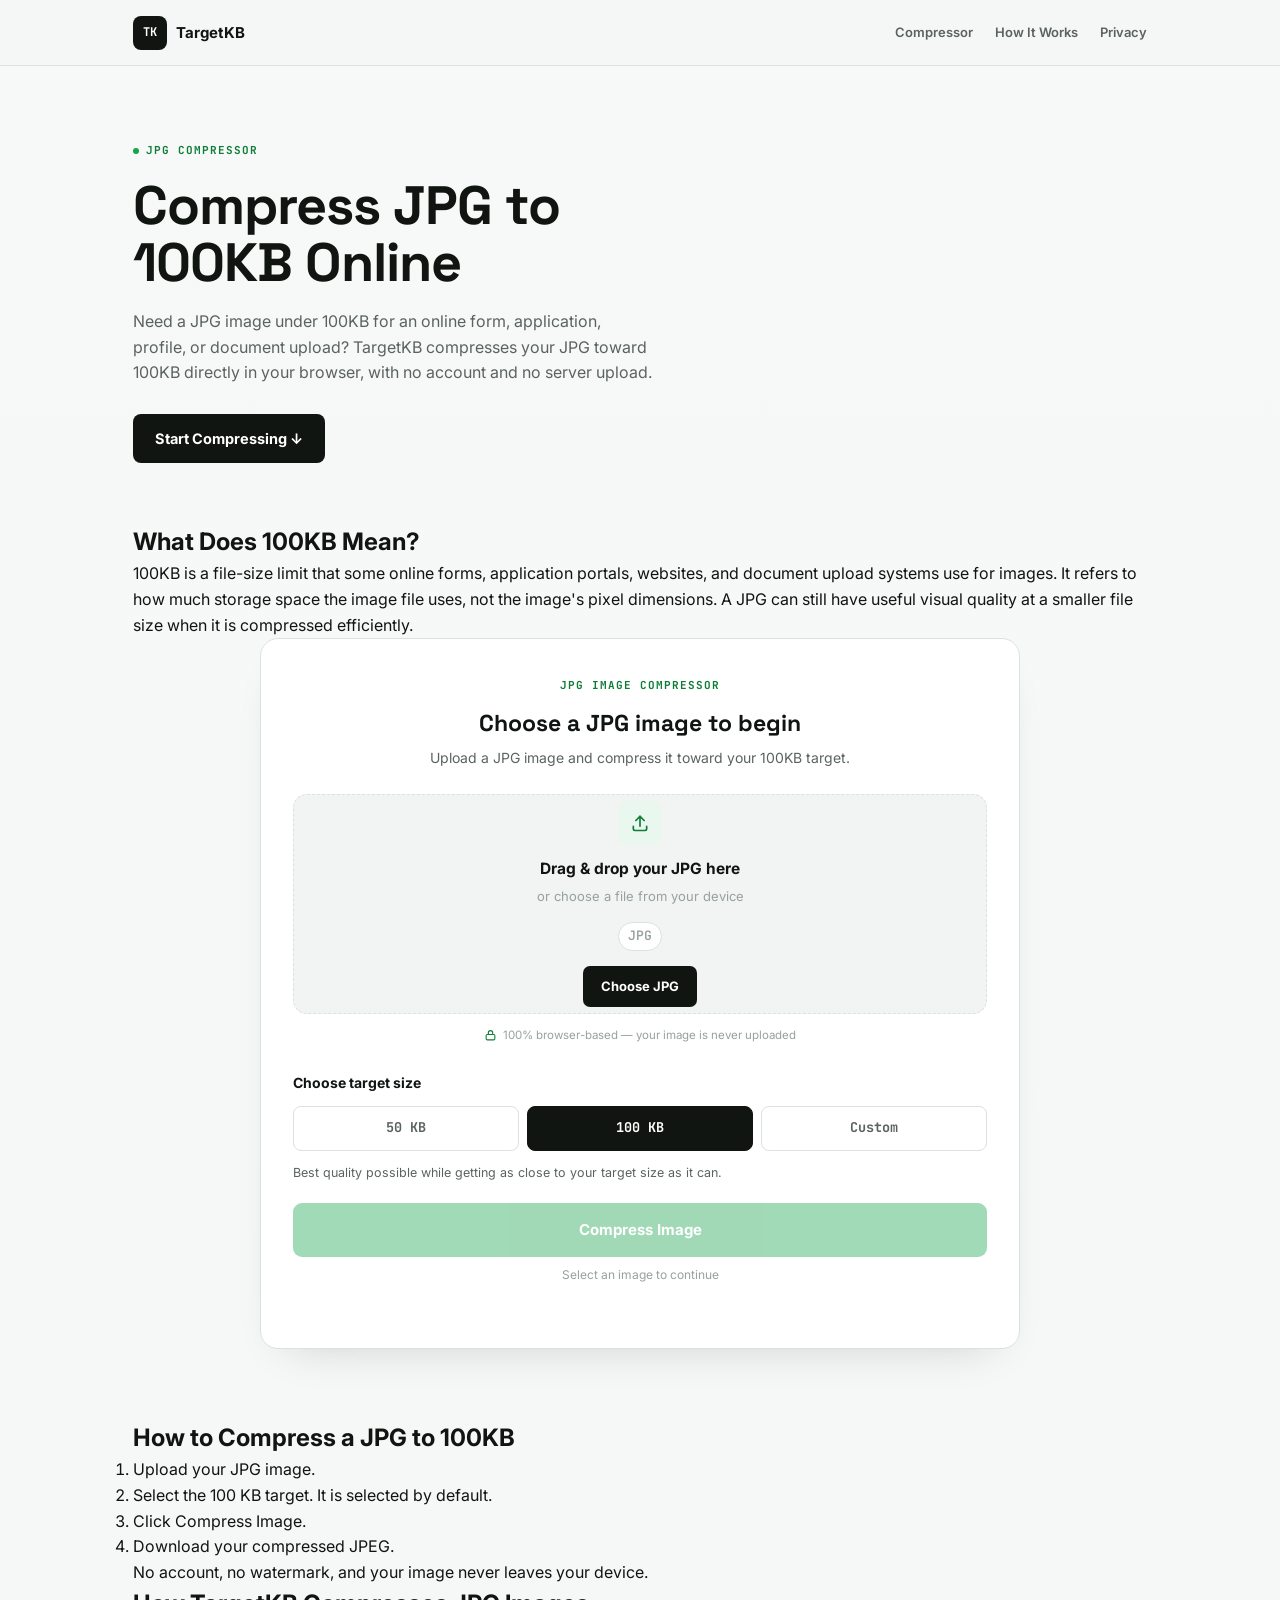
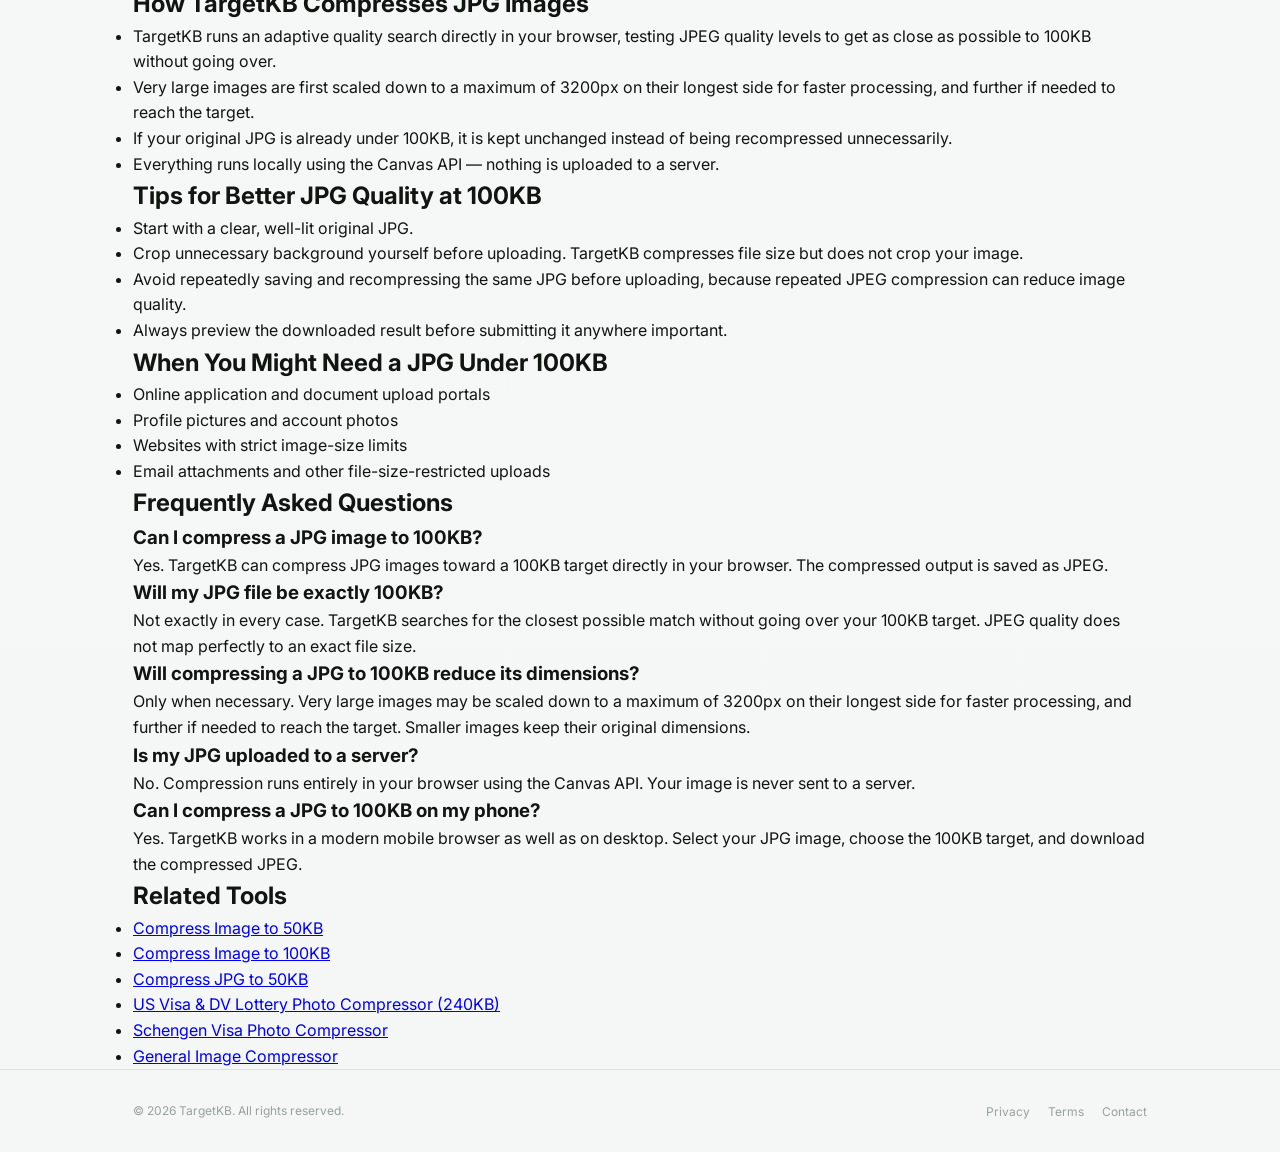
<file: compress-jpg-to-100kb.html>
<!DOCTYPE html>
<html lang="en">
<head>
<meta charset="UTF-8">
<meta name="viewport" content="width=device-width, initial-scale=1.0">

<title>Compress JPG to 100KB Online Free | TargetKB</title>
<meta name="description" content="Compress JPG images to 100KB or less online for free. Fast, private, browser-based JPG compression with no server upload required.">
<link rel="canonical" href="https://baixago.github.io/TargetKB/compress-jpg-to-100kb.html">

<link rel="icon" type="image/svg+xml" href="data:image/svg+xml,%3Csvg xmlns='http://www.w3.org/2000/svg' viewBox='0 0 100 100'%3E%3Crect width='100' height='100' rx='22' fill='%23101512'/%3E%3Ctext x='50' y='67' font-family='monospace' font-size='42' font-weight='700' fill='%2316a34a' text-anchor='middle'%3ETK%3C/text%3E%3C/svg%3E">

<link rel="preconnect" href="https://fonts.googleapis.com">
<link rel="preconnect" href="https://fonts.gstatic.com" crossorigin>
<link href="https://fonts.googleapis.com/css2?family=Space+Grotesk:wght@500;700&family=Inter:wght@400;500;600;700&family=JetBrains+Mono:wght@500;600;700&display=swap" rel="stylesheet">

<link rel="stylesheet" href="style.css?v=17">

<script type="application/ld+json">
{
  "@context": "https://schema.org",
  "@type": "FAQPage",
  "mainEntity": [
    {
      "@type": "Question",
      "name": "Can I compress a JPG image to 100KB?",
      "acceptedAnswer": {
        "@type": "Answer",
        "text": "Yes. TargetKB can compress JPG images toward a 100KB target directly in your browser. The compressed output is saved as JPEG."
      }
    },
    {
      "@type": "Question",
      "name": "Will my JPG file be exactly 100KB?",
      "acceptedAnswer": {
        "@type": "Answer",
        "text": "Not exactly in every case. TargetKB searches for the closest possible match without going over your 100KB target. JPEG quality does not map perfectly to an exact file size."
      }
    },
    {
      "@type": "Question",
      "name": "Will compressing a JPG to 100KB reduce its dimensions?",
      "acceptedAnswer": {
        "@type": "Answer",
        "text": "Only when necessary. Very large images may be scaled down to a maximum of 3200px on their longest side for faster processing, and further if needed to reach the target. Smaller images keep their original dimensions."
      }
    },
    {
      "@type": "Question",
      "name": "Is my JPG uploaded to a server?",
      "acceptedAnswer": {
        "@type": "Answer",
        "text": "No. Compression runs entirely in your browser using the Canvas API. Your image is never sent to a server."
      }
    },
    {
      "@type": "Question",
      "name": "Can I compress a JPG to 100KB on my phone?",
      "acceptedAnswer": {
        "@type": "Answer",
        "text": "Yes. TargetKB works in a modern mobile browser as well as on desktop. Select your JPG image, choose the 100KB target, and download the compressed JPEG."
      }
    }
  ]
}
</script>

<script type="application/ld+json">
{
  "@context": "https://schema.org",
  "@type": "WebApplication",
  "name": "TargetKB",
  "applicationCategory": "Image Compression Tool",
  "operatingSystem": "Web Browser",
  "url": "https://baixago.github.io/TargetKB/compress-jpg-to-100kb.html",
  "offers": {
    "@type": "Offer",
    "price": "0",
    "priceCurrency": "USD"
  }
}
</script>
</head>

<body>

<header class="site-header">
  <div class="container header-inner">

    <a href="index.html" class="brand">
      <span class="brand-mark">TK</span>
      <span>TargetKB</span>
    </a>

    <nav>
      <a href="#compressor">Compressor</a>
      <a href="index.html#how-it-works">How It Works</a>
      <a href="index.html#privacy">Privacy</a>
    </nav>

  </div>
</header>

<main>

<section class="hero-section">
  <div class="container hero-content">

    <div class="hero-copy">

      <p class="eyebrow">JPG COMPRESSOR</p>

      <h1>Compress JPG to 100KB Online</h1>

      <p class="hero-text">
        Need a JPG image under 100KB for an online form, application, profile,
        or document upload? TargetKB compresses your JPG toward 100KB directly
        in your browser, with no account and no server upload.
      </p>

      <a href="#compressor" class="hero-button">
        Start Compressing ↓
      </a>

    </div>

  </div>
</section>


<section id="what-is-100kb">

  <div class="container">

    <h2>What Does 100KB Mean?</h2>

    <p>
      100KB is a file-size limit that some online forms, application portals,
      websites, and document upload systems use for images. It refers to how
      much storage space the image file uses, not the image's pixel dimensions.
      A JPG can still have useful visual quality at a smaller file size when it
      is compressed efficiently.
    </p>

  </div>

</section>


<section id="compressor" class="compressor-section">

  <div class="container">

    <div class="tool-card">

      <div class="tool-heading">

        <p class="section-label">JPG IMAGE COMPRESSOR</p>

        <h2>Choose a JPG image to begin</h2>

        <p>
          Upload a JPG image and compress it toward your 100KB target.
        </p>

      </div>


      <div
        class="upload-box"
        id="uploadBox"
        role="button"
        tabindex="0"
        aria-label="Choose or drop a JPG image to upload"
      >

        <div id="uploadInitial">

          <div class="upload-icon">
            <svg
              viewBox="0 0 24 24"
              fill="none"
              stroke="currentColor"
              stroke-width="2"
              stroke-linecap="round"
              stroke-linejoin="round"
            >
              <path d="M12 16V4" />
              <path d="m7 9 5-5 5 5" />
              <path d="M4 16v3a2 2 0 0 0 2 2h12a2 2 0 0 0 2-2v-3" />
            </svg>
          </div>

          <strong>Drag &amp; drop your JPG here</strong>

          <span>or choose a file from your device</span>

          <div class="format-badges">
            <span>JPG</span>
          </div>

          <label class="choose-button" for="imageInput">
            Choose JPG
          </label>

        </div>


        <div id="uploadSelected" class="upload-selected hidden">

          <div class="selected-row">

            <div class="thumbnail-wrapper">
              <img id="selectedPreview" alt="Selected JPG image preview">
            </div>

            <div class="selected-meta">

              <div class="selected-status">

                <span class="success-icon">
                  <svg
                    viewBox="0 0 24 24"
                    fill="none"
                    stroke="currentColor"
                    stroke-width="2.5"
                    stroke-linecap="round"
                    stroke-linejoin="round"
                  >
                    <path d="M20 6 9 17l-5-5" />
                  </svg>
                </span>

                <strong>Image Ready</strong>

              </div>

              <p id="selectedInfo">
                Original size: 0 KB
              </p>

            </div>

          </div>

          <button
            type="button"
            id="changeImageButton"
            class="change-button"
          >
            Change Image
          </button>

        </div>


        <input
          id="imageInput"
          type="file"
          accept="image/jpeg"
          hidden
        >

      </div>


      <p class="trust-badge">

        <svg
          viewBox="0 0 24 24"
          fill="none"
          stroke="currentColor"
          stroke-width="2"
          stroke-linecap="round"
          stroke-linejoin="round"
        >
          <rect x="4" y="10" width="16" height="10" rx="2" />
          <path d="M8 10V7a4 4 0 0 1 8 0v3" />
        </svg>

        100% browser-based — your image is never uploaded

      </p>


      <div class="options-section">

        <h3>Choose target size</h3>

        <div class="target-buttons">

          <button
            type="button"
            class="target-button"
            data-target="51200"
          >
            50 KB
          </button>

          <button
            type="button"
            class="target-button active"
            data-target="102400"
          >
            100 KB
          </button>

          <button
            type="button"
            class="target-button"
            data-target="custom"
          >
            Custom
          </button>

        </div>


        <div id="customBox" class="custom-box hidden">

          <label for="customSize">
            Enter target size
          </label>

          <div class="custom-input-row">

            <input
              id="customSize"
              type="number"
              min="10"
              max="50000"
              placeholder="150"
              inputmode="numeric"
            >

            <span>KB</span>

          </div>

          <small>
            Example: 150 KB, 250 KB, 500 KB or 1000 KB
          </small>

        </div>


        <p class="quality-note">
          Best quality possible while getting as close to your target size as it can.
        </p>

      </div>


      <button
        id="compressButton"
        class="compress-button"
        type="button"
        disabled
      >
        Compress Image
      </button>


      <p id="compressHint" class="compress-hint">
        Select an image to continue
      </p>

      <p id="statusMessage" class="status-message"></p>

    </div>


    <section id="resultSection" class="result-section hidden">

      <div class="result-heading">

        <p class="section-label">
          COMPRESSION RESULT
        </p>

        <h2>
          Before &amp; After
        </h2>

      </div>


      <div class="comparison-grid">

        <article class="preview-card">

          <h3>
            Original Image
          </h3>

          <div class="image-preview">
            <img id="originalPreview" alt="Original JPG image">
          </div>

          <p id="originalInfo"></p>

        </article>


        <article class="preview-card">

          <h3>
            Compressed Image
          </h3>

          <div class="image-preview">
            <img id="compressedPreview" alt="Compressed JPG image">
          </div>

          <p id="compressedInfo"></p>

        </article>

      </div>


      <div class="result-summary">

        <div class="summary-row">

          <span>
            Target
          </span>

          <strong id="targetInfo">
            —
          </strong>

        </div>

        <p>
          Size saved:
          <strong id="savedPercentage">
            0%
          </strong>
        </p>

        <p id="qualityMessage"></p>

      </div>


      <a
        id="downloadButton"
        class="download-button"
        href="#"
        download="targetkb-compressed.jpg"
      >
        Download Compressed Image
      </a>

    </section>

  </div>

</section>


<section id="how-to-compress">

  <div class="container">

    <h2>
      How to Compress a JPG to 100KB
    </h2>

    <ol>

      <li>
        Upload your JPG image.
      </li>

      <li>
        Select the 100 KB target. It is selected by default.
      </li>

      <li>
        Click Compress Image.
      </li>

      <li>
        Download your compressed JPEG.
      </li>

    </ol>

    <p>
      No account, no watermark, and your image never leaves your device.
    </p>

  </div>

</section>


<section id="how-it-compresses">

  <div class="container">

    <h2>
      How TargetKB Compresses JPG Images
    </h2>

    <ul>

      <li>
        TargetKB runs an adaptive quality search directly in your browser,
        testing JPEG quality levels to get as close as possible to 100KB without going over.
      </li>

      <li>
        Very large images are first scaled down to a maximum of 3200px on their
        longest side for faster processing, and further if needed to reach the target.
      </li>

      <li>
        If your original JPG is already under 100KB, it is kept unchanged
        instead of being recompressed unnecessarily.
      </li>

      <li>
        Everything runs locally using the Canvas API — nothing is uploaded to a server.
      </li>

    </ul>

  </div>

</section>


<section id="tips">

  <div class="container">

    <h2>
      Tips for Better JPG Quality at 100KB
    </h2>

    <ul>

      <li>
        Start with a clear, well-lit original JPG.
      </li>

      <li>
        Crop unnecessary background yourself before uploading.
        TargetKB compresses file size but does not crop your image.
      </li>

      <li>
        Avoid repeatedly saving and recompressing the same JPG before uploading,
        because repeated JPEG compression can reduce image quality.
      </li>

      <li>
        Always preview the downloaded result before submitting it anywhere important.
      </li>

    </ul>

  </div>

</section>


<section id="use-cases">

  <div class="container">

    <h2>
      When You Might Need a JPG Under 100KB
    </h2>

    <ul>

      <li>
        Online application and document upload portals
      </li>

      <li>
        Profile pictures and account photos
      </li>

      <li>
        Websites with strict image-size limits
      </li>

      <li>
        Email attachments and other file-size-restricted uploads
      </li>

    </ul>

  </div>

</section>


<section id="faq">

  <div class="container">

    <h2>
      Frequently Asked Questions
    </h2>


    <h3>
      Can I compress a JPG image to 100KB?
    </h3>

    <p>
      Yes. TargetKB can compress JPG images toward a 100KB target directly
      in your browser. The compressed output is saved as JPEG.
    </p>


    <h3>
      Will my JPG file be exactly 100KB?
    </h3>

    <p>
      Not exactly in every case. TargetKB searches for the closest possible
      match without going over your 100KB target. JPEG quality does not map
      perfectly to an exact file size.
    </p>


    <h3>
      Will compressing a JPG to 100KB reduce its dimensions?
    </h3>

    <p>
      Only when necessary. Very large images may be scaled down to a maximum
      of 3200px on their longest side for faster processing, and further if
      needed to reach the target. Smaller images keep their original dimensions.
    </p>


    <h3>
      Is my JPG uploaded to a server?
    </h3>

    <p>
      No. Compression runs entirely in your browser using the Canvas API.
      Your image is never sent to a server.
    </p>


    <h3>
      Can I compress a JPG to 100KB on my phone?
    </h3>

    <p>
      Yes. TargetKB works in a modern mobile browser as well as on desktop.
      Select your JPG image, choose the 100KB target, and download the
      compressed JPEG.
    </p>

  </div>

</section>


<section id="related-tools">

  <div class="container">

    <h2>
      Related Tools
    </h2>

    <ul>

      <li>
        <a href="compress-image-to-50kb.html">
          Compress Image to 50KB
        </a>
      </li>

      <li>
        <a href="compress-image-to-100kb.html">
          Compress Image to 100KB
        </a>
      </li>

      <li>
        <a href="compress-jpg-to-50kb.html">
          Compress JPG to 50KB
        </a>
      </li>

      <li>
        <a href="compress-us-visa-dv-lottery-photo-240kb.html">
          US Visa &amp; DV Lottery Photo Compressor (240KB)
        </a>
      </li>

      <li>
        <a href="compress-schengen-visa-photo.html">
          Schengen Visa Photo Compressor
        </a>
      </li>

      <li>
        <a href="index.html">
          General Image Compressor
        </a>
      </li>

    </ul>

  </div>

</section>

</main>


<footer>

  <div class="container footer-inner">

    <p>
      © 2026 TargetKB. All rights reserved.
    </p>

    <div>

      <a href="privacy.html">
        Privacy
      </a>

      <a href="terms.html">
        Terms
      </a>

      <a href="contact.html">
        Contact
      </a>

    </div>

  </div>

</footer>


<script src="script.js?v=17"></script>

</body>
  </html>
</file>
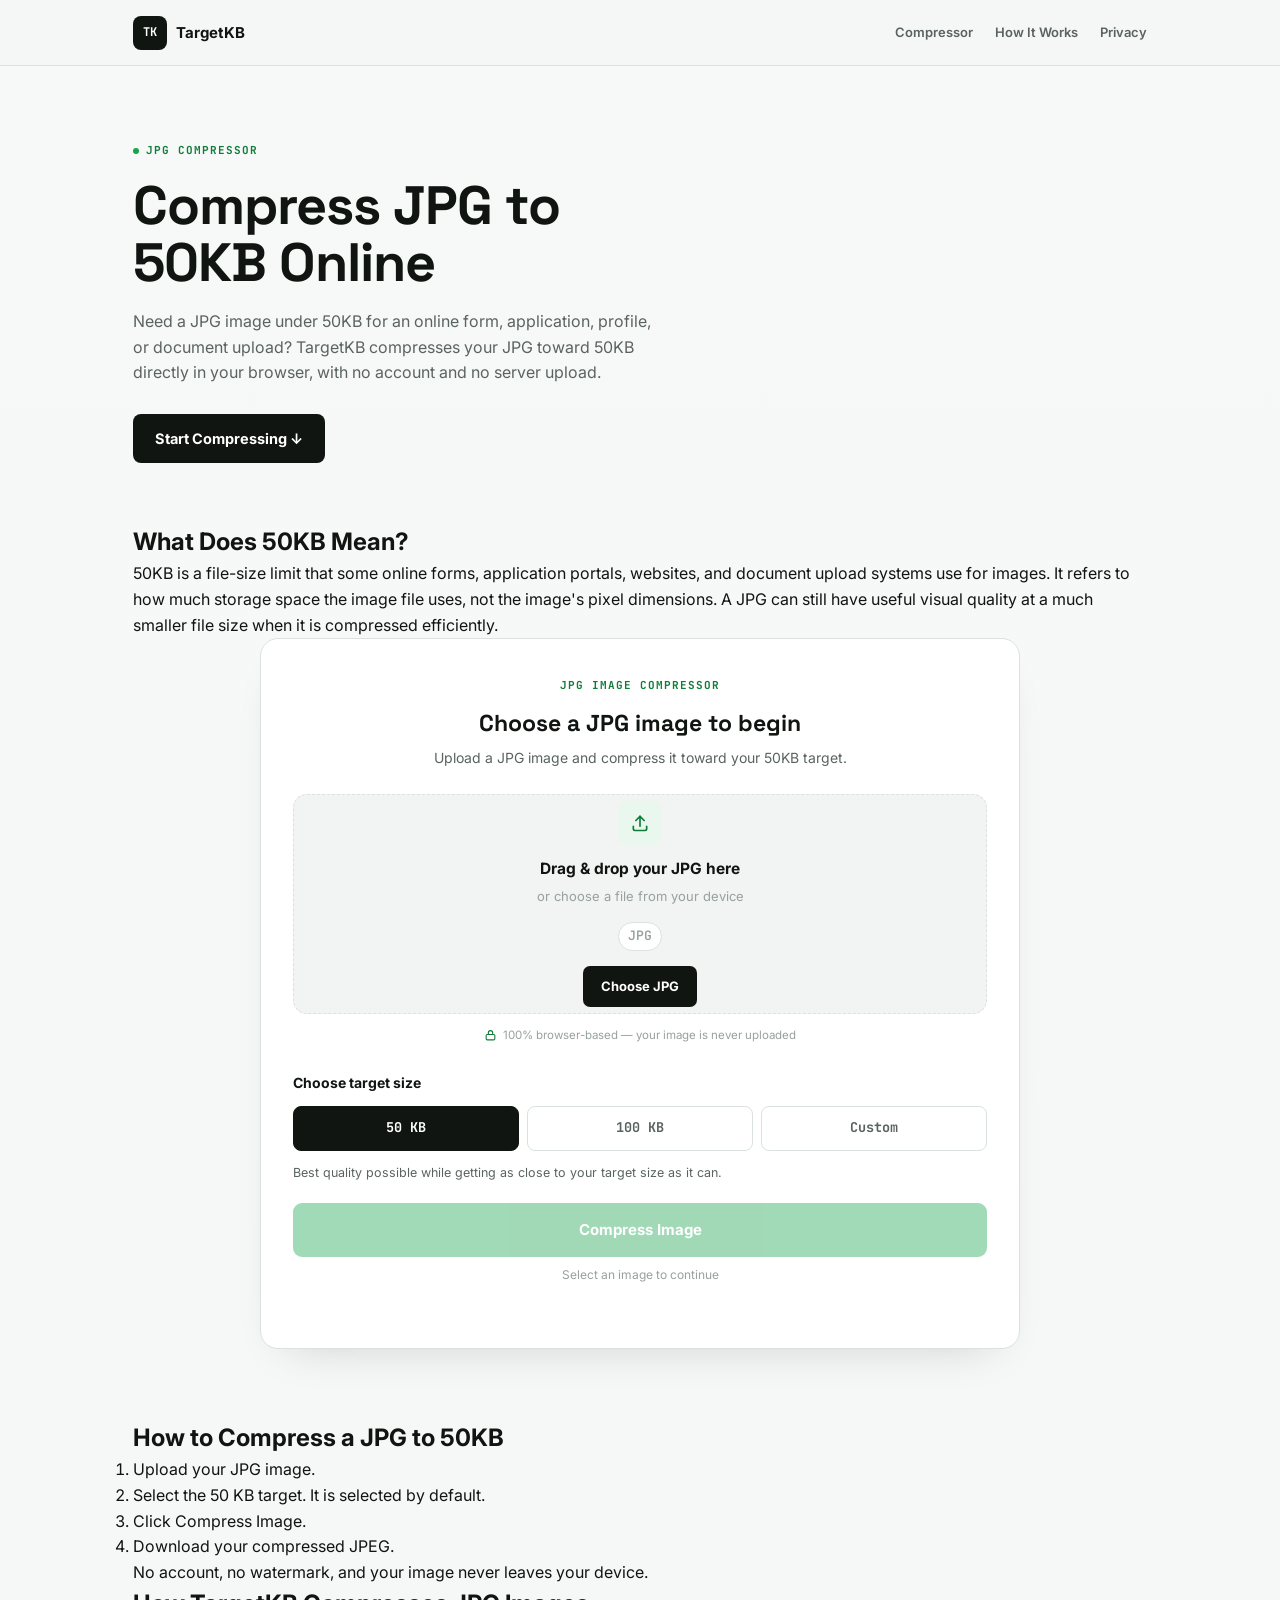
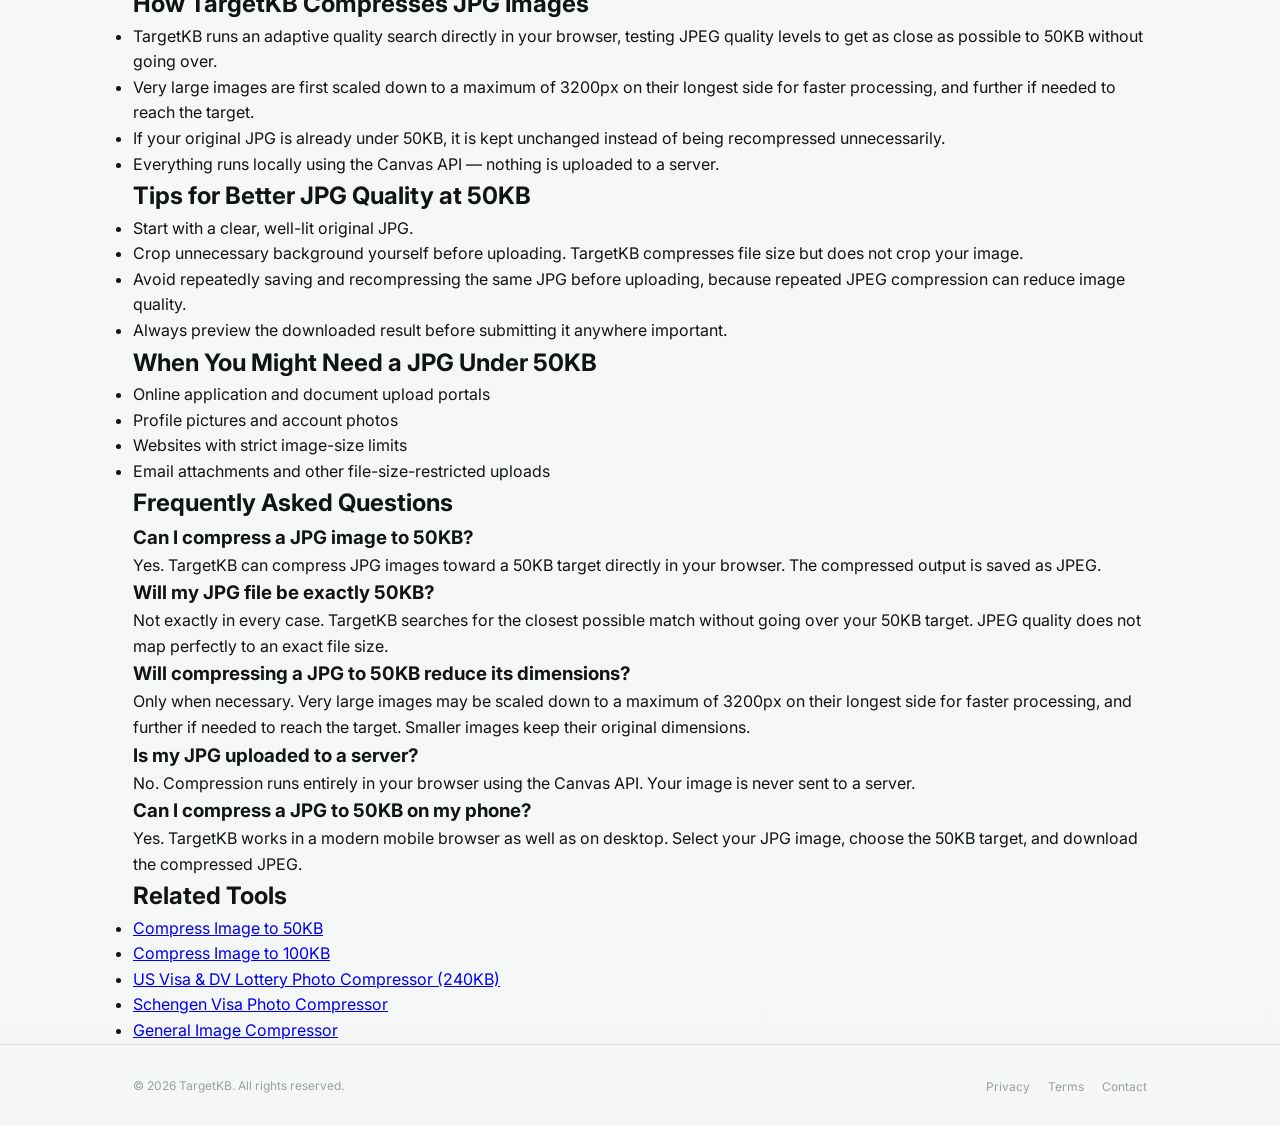
<file: compress-jpg-to-50kb.html>
<!DOCTYPE html>
<html lang="en">
<head>
<meta charset="UTF-8">
<meta name="viewport" content="width=device-width, initial-scale=1.0">

<title>Compress JPG to 50KB Online Free | TargetKB</title>
<meta name="description" content="Compress JPG images to 50KB or less online for free. Fast, private, browser-based JPG compression with no server upload required.">
<link rel="canonical" href="https://baixago.github.io/TargetKB/compress-jpg-to-50kb.html">

<link rel="icon" type="image/svg+xml" href="data:image/svg+xml,%3Csvg xmlns='http://www.w3.org/2000/svg' viewBox='0 0 100 100'%3E%3Crect width='100' height='100' rx='22' fill='%23101512'/%3E%3Ctext x='50' y='67' font-family='monospace' font-size='42' font-weight='700' fill='%2316a34a' text-anchor='middle'%3ETK%3C/text%3E%3C/svg%3E">

<link rel="preconnect" href="https://fonts.googleapis.com">
<link rel="preconnect" href="https://fonts.gstatic.com" crossorigin>
<link href="https://fonts.googleapis.com/css2?family=Space+Grotesk:wght@500;700&family=Inter:wght@400;500;600;700&family=JetBrains+Mono:wght@500;600;700&display=swap" rel="stylesheet">

<link rel="stylesheet" href="style.css?v=17">

<script type="application/ld+json">
{
  "@context": "https://schema.org",
  "@type": "FAQPage",
  "mainEntity": [
    {
      "@type": "Question",
      "name": "Can I compress a JPG image to 50KB?",
      "acceptedAnswer": {
        "@type": "Answer",
        "text": "Yes. TargetKB can compress JPG images toward a 50KB target directly in your browser. The compressed output is saved as JPEG."
      }
    },
    {
      "@type": "Question",
      "name": "Will my JPG file be exactly 50KB?",
      "acceptedAnswer": {
        "@type": "Answer",
        "text": "Not exactly in every case. TargetKB searches for the closest possible match without going over your 50KB target. JPEG quality does not map perfectly to an exact file size."
      }
    },
    {
      "@type": "Question",
      "name": "Will compressing a JPG to 50KB reduce its dimensions?",
      "acceptedAnswer": {
        "@type": "Answer",
        "text": "Only when necessary. Very large images may be scaled down to a maximum of 3200px on their longest side for faster processing, and further if needed to reach the target. Smaller images keep their original dimensions."
      }
    },
    {
      "@type": "Question",
      "name": "Is my JPG uploaded to a server?",
      "acceptedAnswer": {
        "@type": "Answer",
        "text": "No. Compression runs entirely in your browser using the Canvas API. Your image is never sent to a server."
      }
    },
    {
      "@type": "Question",
      "name": "Can I compress a JPG to 50KB on my phone?",
      "acceptedAnswer": {
        "@type": "Answer",
        "text": "Yes. TargetKB works in a modern mobile browser as well as on desktop. Select your JPG image, choose the 50KB target, and download the compressed JPEG."
      }
    }
  ]
}
</script>

<script type="application/ld+json">
{
  "@context": "https://schema.org",
  "@type": "WebApplication",
  "name": "TargetKB",
  "applicationCategory": "Image Compression Tool",
  "operatingSystem": "Web Browser",
  "url": "https://baixago.github.io/TargetKB/compress-jpg-to-50kb.html",
  "offers": {
    "@type": "Offer",
    "price": "0",
    "priceCurrency": "USD"
  }
}
</script>
</head>

<body>

<header class="site-header">
  <div class="container header-inner">

    <a href="index.html" class="brand">
      <span class="brand-mark">TK</span>
      <span>TargetKB</span>
    </a>

    <nav>
      <a href="#compressor">Compressor</a>
      <a href="index.html#how-it-works">How It Works</a>
      <a href="index.html#privacy">Privacy</a>
    </nav>

  </div>
</header>

<main>

<section class="hero-section">
  <div class="container hero-content">

    <div class="hero-copy">

      <p class="eyebrow">JPG COMPRESSOR</p>

      <h1>Compress JPG to 50KB Online</h1>

      <p class="hero-text">
        Need a JPG image under 50KB for an online form, application, profile, or document upload?
        TargetKB compresses your JPG toward 50KB directly in your browser, with no account and no server upload.
      </p>

      <a href="#compressor" class="hero-button">
        Start Compressing ↓
      </a>

    </div>

  </div>
</section>


<section id="what-is-50kb">

  <div class="container">

    <h2>What Does 50KB Mean?</h2>

    <p>
      50KB is a file-size limit that some online forms, application portals,
      websites, and document upload systems use for images.
      It refers to how much storage space the image file uses, not the image's
      pixel dimensions. A JPG can still have useful visual quality at a much
      smaller file size when it is compressed efficiently.
    </p>

  </div>

</section>


<section id="compressor" class="compressor-section">

  <div class="container">

    <div class="tool-card">

      <div class="tool-heading">

        <p class="section-label">JPG IMAGE COMPRESSOR</p>

        <h2>Choose a JPG image to begin</h2>

        <p>
          Upload a JPG image and compress it toward your 50KB target.
        </p>

      </div>


      <div
        class="upload-box"
        id="uploadBox"
        role="button"
        tabindex="0"
        aria-label="Choose or drop a JPG image to upload"
      >

        <div id="uploadInitial">

          <div class="upload-icon">
            <svg
              viewBox="0 0 24 24"
              fill="none"
              stroke="currentColor"
              stroke-width="2"
              stroke-linecap="round"
              stroke-linejoin="round"
            >
              <path d="M12 16V4" />
              <path d="m7 9 5-5 5 5" />
              <path d="M4 16v3a2 2 0 0 0 2 2h12a2 2 0 0 0 2-2v-3" />
            </svg>
          </div>

          <strong>Drag & drop your JPG here</strong>

          <span>or choose a file from your device</span>

          <div class="format-badges">
            <span>JPG</span>
          </div>

          <label class="choose-button" for="imageInput">
            Choose JPG
          </label>

        </div>


        <div id="uploadSelected" class="upload-selected hidden">

          <div class="selected-row">

            <div class="thumbnail-wrapper">
              <img id="selectedPreview" alt="Selected JPG image preview">
            </div>

            <div class="selected-meta">

              <div class="selected-status">

                <span class="success-icon">
                  <svg
                    viewBox="0 0 24 24"
                    fill="none"
                    stroke="currentColor"
                    stroke-width="2.5"
                    stroke-linecap="round"
                    stroke-linejoin="round"
                  >
                    <path d="M20 6 9 17l-5-5" />
                  </svg>
                </span>

                <strong>Image Ready</strong>

              </div>

              <p id="selectedInfo">
                Original size: 0 KB
              </p>

            </div>

          </div>

          <button
            type="button"
            id="changeImageButton"
            class="change-button"
          >
            Change Image
          </button>

        </div>


        <input
          id="imageInput"
          type="file"
          accept="image/jpeg"
          hidden
        >

      </div>


      <p class="trust-badge">

        <svg
          viewBox="0 0 24 24"
          fill="none"
          stroke="currentColor"
          stroke-width="2"
          stroke-linecap="round"
          stroke-linejoin="round"
        >
          <rect x="4" y="10" width="16" height="10" rx="2" />
          <path d="M8 10V7a4 4 0 0 1 8 0v3" />
        </svg>

        100% browser-based — your image is never uploaded

      </p>


      <div class="options-section">

        <h3>Choose target size</h3>

        <div class="target-buttons">

          <button
            type="button"
            class="target-button active"
            data-target="51200"
          >
            50 KB
          </button>

          <button
            type="button"
            class="target-button"
            data-target="102400"
          >
            100 KB
          </button>

          <button
            type="button"
            class="target-button"
            data-target="custom"
          >
            Custom
          </button>

        </div>


        <div id="customBox" class="custom-box hidden">

          <label for="customSize">
            Enter target size
          </label>

          <div class="custom-input-row">

            <input
              id="customSize"
              type="number"
              min="10"
              max="50000"
              placeholder="150"
              inputmode="numeric"
            >

            <span>KB</span>

          </div>

          <small>
            Example: 150 KB, 250 KB, 500 KB or 1000 KB
          </small>

        </div>


        <p class="quality-note">
          Best quality possible while getting as close to your target size as it can.
        </p>

      </div>


      <button
        id="compressButton"
        class="compress-button"
        type="button"
        disabled
      >
        Compress Image
      </button>


      <p id="compressHint" class="compress-hint">
        Select an image to continue
      </p>

      <p id="statusMessage" class="status-message"></p>

    </div>


    <section id="resultSection" class="result-section hidden">

      <div class="result-heading">

        <p class="section-label">
          COMPRESSION RESULT
        </p>

        <h2>
          Before & After
        </h2>

      </div>


      <div class="comparison-grid">

        <article class="preview-card">

          <h3>
            Original Image
          </h3>

          <div class="image-preview">
            <img id="originalPreview" alt="Original JPG image">
          </div>

          <p id="originalInfo"></p>

        </article>


        <article class="preview-card">

          <h3>
            Compressed Image
          </h3>

          <div class="image-preview">
            <img id="compressedPreview" alt="Compressed JPG image">
          </div>

          <p id="compressedInfo"></p>

        </article>

      </div>


      <div class="result-summary">

        <div class="summary-row">

          <span>
            Target
          </span>

          <strong id="targetInfo">
            —
          </strong>

        </div>

        <p>
          Size saved:
          <strong id="savedPercentage">
            0%
          </strong>
        </p>

        <p id="qualityMessage"></p>

      </div>


      <a
        id="downloadButton"
        class="download-button"
        href="#"
        download="targetkb-compressed.jpg"
      >
        Download Compressed Image
      </a>

    </section>

  </div>

</section>


<section id="how-to-compress">

  <div class="container">

    <h2>
      How to Compress a JPG to 50KB
    </h2>

    <ol>

      <li>
        Upload your JPG image.
      </li>

      <li>
        Select the 50 KB target. It is selected by default.
      </li>

      <li>
        Click Compress Image.
      </li>

      <li>
        Download your compressed JPEG.
      </li>

    </ol>

    <p>
      No account, no watermark, and your image never leaves your device.
    </p>

  </div>

</section>


<section id="how-it-compresses">

  <div class="container">

    <h2>
      How TargetKB Compresses JPG Images
    </h2>

    <ul>

      <li>
        TargetKB runs an adaptive quality search directly in your browser,
        testing JPEG quality levels to get as close as possible to 50KB without going over.
      </li>

      <li>
        Very large images are first scaled down to a maximum of 3200px on their
        longest side for faster processing, and further if needed to reach the target.
      </li>

      <li>
        If your original JPG is already under 50KB, it is kept unchanged
        instead of being recompressed unnecessarily.
      </li>

      <li>
        Everything runs locally using the Canvas API — nothing is uploaded to a server.
      </li>

    </ul>

  </div>

</section>


<section id="tips">

  <div class="container">

    <h2>
      Tips for Better JPG Quality at 50KB
    </h2>

    <ul>

      <li>
        Start with a clear, well-lit original JPG.
      </li>

      <li>
        Crop unnecessary background yourself before uploading.
        TargetKB compresses file size but does not crop your image.
      </li>

      <li>
        Avoid repeatedly saving and recompressing the same JPG before uploading,
        because repeated JPEG compression can reduce image quality.
      </li>

      <li>
        Always preview the downloaded result before submitting it anywhere important.
      </li>

    </ul>

  </div>

</section>


<section id="use-cases">

  <div class="container">

    <h2>
      When You Might Need a JPG Under 50KB
    </h2>

    <ul>

      <li>
        Online application and document upload portals
      </li>

      <li>
        Profile pictures and account photos
      </li>

      <li>
        Websites with strict image-size limits
      </li>

      <li>
        Email attachments and other file-size-restricted uploads
      </li>

    </ul>

  </div>

</section>


<section id="faq">

  <div class="container">

    <h2>
      Frequently Asked Questions
    </h2>


    <h3>
      Can I compress a JPG image to 50KB?
    </h3>

    <p>
      Yes. TargetKB can compress JPG images toward a 50KB target directly
      in your browser. The compressed output is saved as JPEG.
    </p>


    <h3>
      Will my JPG file be exactly 50KB?
    </h3>

    <p>
      Not exactly in every case. TargetKB searches for the closest possible
      match without going over your 50KB target. JPEG quality does not map
      perfectly to an exact file size.
    </p>


    <h3>
      Will compressing a JPG to 50KB reduce its dimensions?
    </h3>

    <p>
      Only when necessary. Very large images may be scaled down to a maximum
      of 3200px on their longest side for faster processing, and further if
      needed to reach the target. Smaller images keep their original dimensions.
    </p>


    <h3>
      Is my JPG uploaded to a server?
    </h3>

    <p>
      No. Compression runs entirely in your browser using the Canvas API.
      Your image is never sent to a server.
    </p>


    <h3>
      Can I compress a JPG to 50KB on my phone?
    </h3>

    <p>
      Yes. TargetKB works in a modern mobile browser as well as on desktop.
      Select your JPG image, choose the 50KB target, and download the
      compressed JPEG.
    </p>

  </div>

</section>


<section id="related-tools">

  <div class="container">

    <h2>
      Related Tools
    </h2>

    <ul>

      <li>
        <a href="compress-image-to-50kb.html">
          Compress Image to 50KB
        </a>
      </li>

      <li>
        <a href="compress-image-to-100kb.html">
          Compress Image to 100KB
        </a>
      </li>

      <li>
        <a href="compress-us-visa-dv-lottery-photo-240kb.html">
          US Visa &amp; DV Lottery Photo Compressor (240KB)
        </a>
      </li>

      <li>
        <a href="compress-schengen-visa-photo.html">
          Schengen Visa Photo Compressor
        </a>
      </li>

      <li>
        <a href="index.html">
          General Image Compressor
        </a>
      </li>

    </ul>

  </div>

</section>

</main>


<footer>

  <div class="container footer-inner">

    <p>
      © 2026 TargetKB. All rights reserved.
    </p>

    <div>

      <a href="privacy.html">
        Privacy
      </a>

      <a href="terms.html">
        Terms
      </a>

      <a href="contact.html">
        Contact
      </a>

    </div>

  </div>

</footer>


<script src="script.js?v=17"></script>

</body>
  </html>
</file>
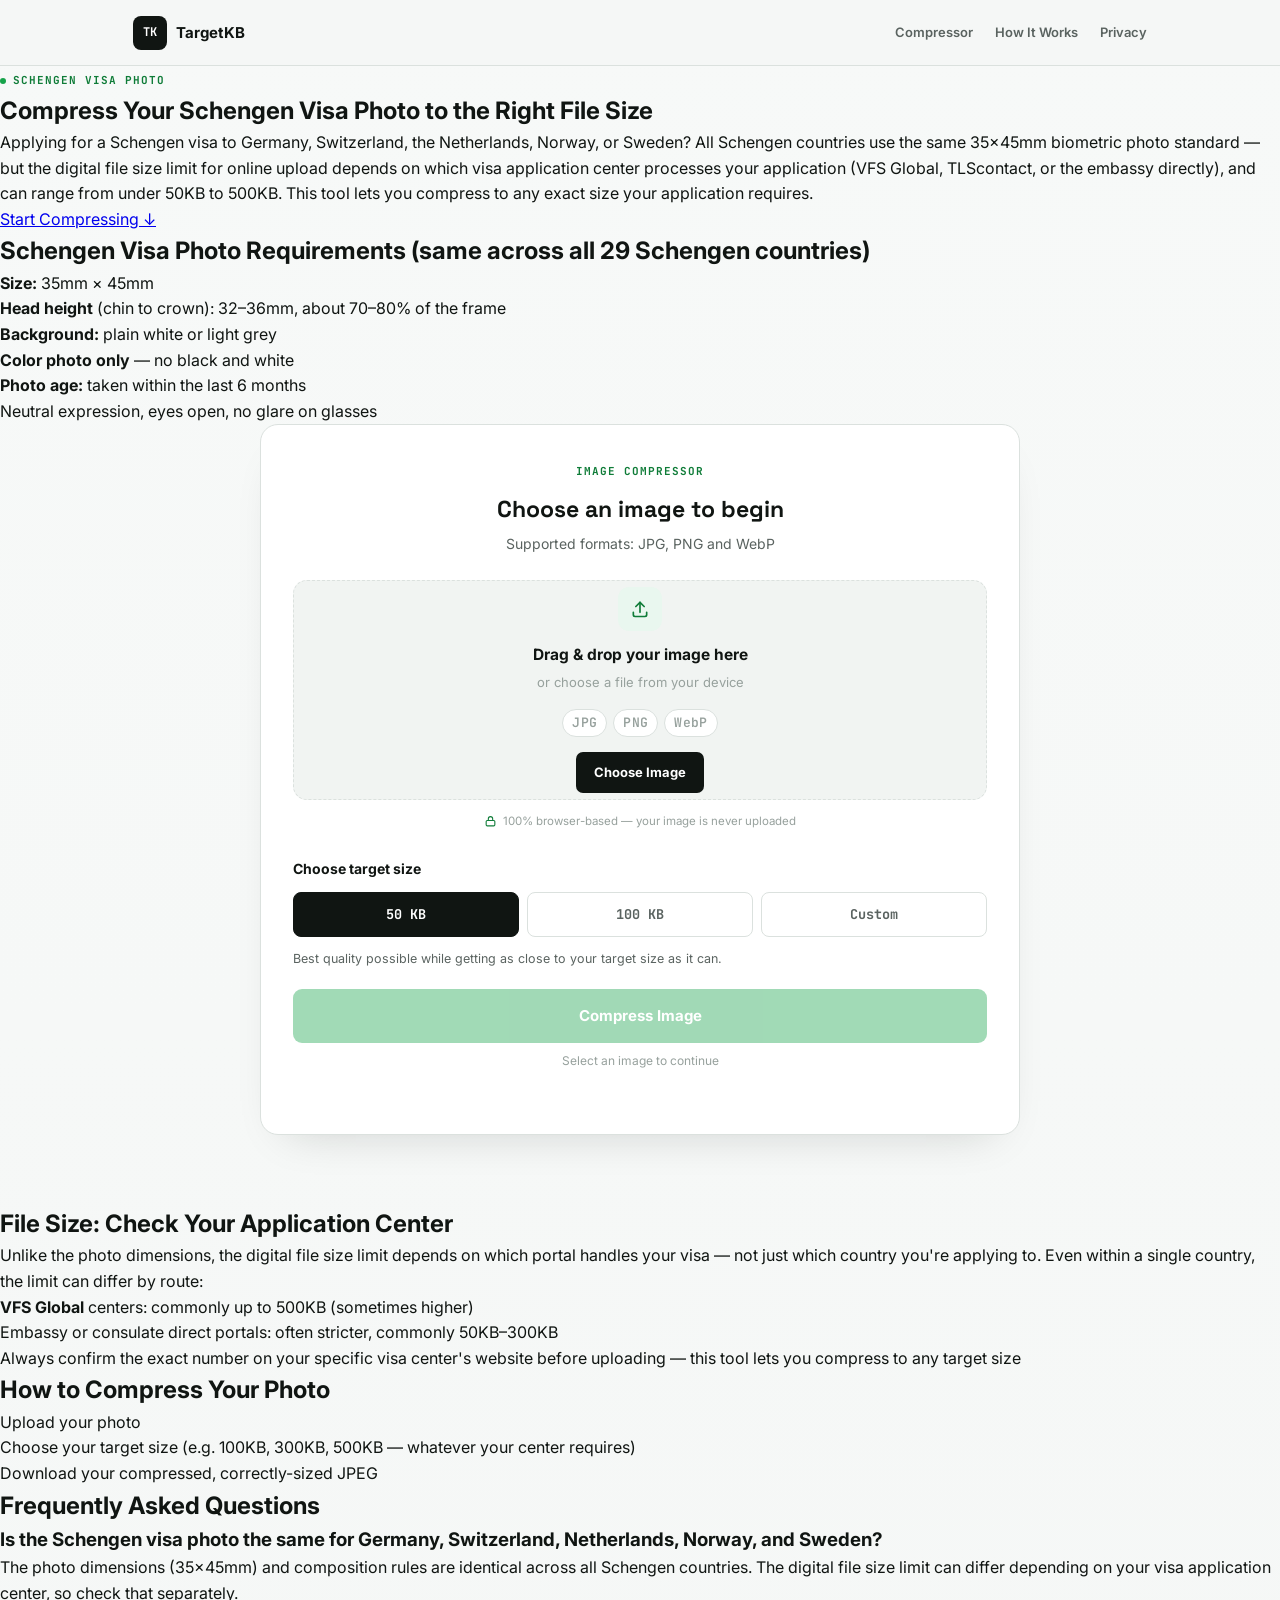
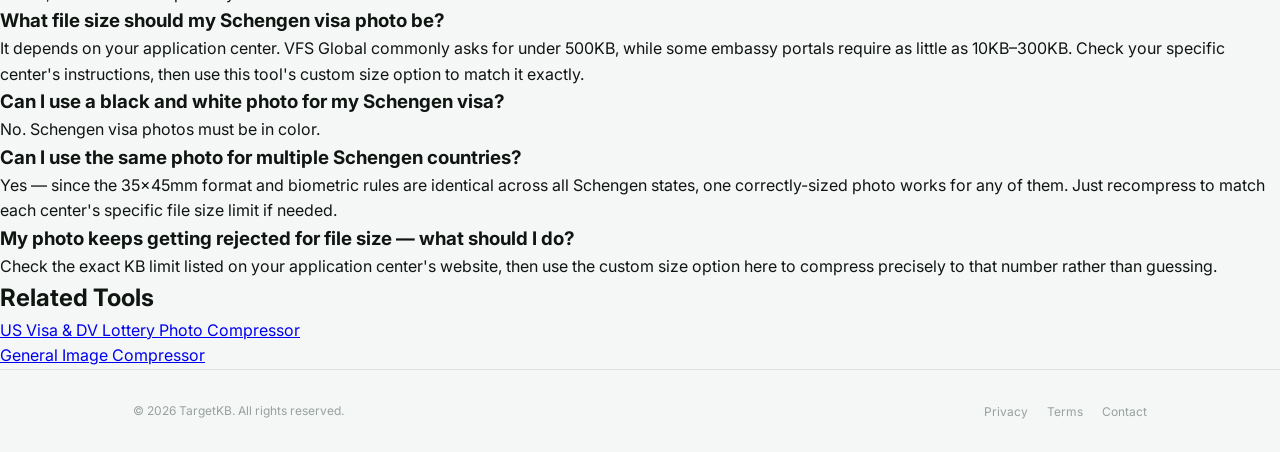
<file: compress-schengen-visa-photo.html>
<!DOCTYPE html>
<html lang="en">
<head>
<meta charset="UTF-8">
<meta name="viewport" content="width=device-width, initial-scale=1.0">

<title>Compress Schengen Visa Photo Online – Germany, Switzerland, Netherlands, Norway & Sweden</title>
<meta name="description" content="Free tool to compress your Schengen visa photo to the exact file size your application center needs. Same 35×45mm format for all Schengen countries — file size limits vary by portal.">
<link rel="canonical" href="https://baixago.github.io/TargetKB/compress-schengen-visa-photo.html">

<!-- Reuses the existing site stylesheet -->
<link rel="icon" type="image/svg+xml" href="data:image/svg+xml,%3Csvg xmlns='http://www.w3.org/2000/svg' viewBox='0 0 100 100'%3E%3Crect width='100' height='100' rx='22' fill='%23101512'/%3E%3Ctext x='50' y='67' font-family='monospace' font-size='42' font-weight='700' fill='%2316a34a' text-anchor='middle'%3ETK%3C/text%3E%3C/svg%3E">

<link rel="preconnect" href="https://fonts.googleapis.com">
<link rel="preconnect" href="https://fonts.gstatic.com" crossorigin>
<link href="https://fonts.googleapis.com/css2?family=Space+Grotesk:wght@500;700&family=Inter:wght@400;500;600;700&family=JetBrains+Mono:wght@500;600;700&display=swap" rel="stylesheet">

<link rel="stylesheet" href="style.css?v=17">

<script type="application/ld+json">
{
  "@context": "https://schema.org",
  "@type": "FAQPage",
  "mainEntity": [
    {
      "@type": "Question",
      "name": "Is the Schengen visa photo the same for Germany, Switzerland, Netherlands, Norway, and Sweden?",
      "acceptedAnswer": {
        "@type": "Answer",
        "text": "The photo dimensions (35×45mm) and composition rules are identical across all Schengen countries. The digital file size limit can differ depending on your visa application center, so check that separately."
      }
    },
    {
      "@type": "Question",
      "name": "What file size should my Schengen visa photo be?",
      "acceptedAnswer": {
        "@type": "Answer",
        "text": "It depends on your application center. VFS Global commonly asks for under 500KB, while some embassy portals require as little as 10KB–300KB. Check your specific center's instructions, then use this tool's custom size option to match it exactly."
      }
    },
    {
      "@type": "Question",
      "name": "Can I use a black and white photo for my Schengen visa?",
      "acceptedAnswer": {
        "@type": "Answer",
        "text": "No. Schengen visa photos must be in color."
      }
    },
    {
      "@type": "Question",
      "name": "Can I use the same photo for multiple Schengen countries?",
      "acceptedAnswer": {
        "@type": "Answer",
        "text": "Yes — since the 35×45mm format and biometric rules are identical across all Schengen states, one correctly-sized photo works for any of them. Just recompress to match each center's specific file size limit if needed."
      }
    },
    {
      "@type": "Question",
      "name": "My photo keeps getting rejected for file size — what should I do?",
      "acceptedAnswer": {
        "@type": "Answer",
        "text": "Check the exact KB limit listed on your application center's website, then use the custom size option here to compress precisely to that number rather than guessing."
      }
    }
  ]
}
</script>

<script type="application/ld+json">
{
  "@context": "https://schema.org",
  "@type": "WebApplication",
  "name": "TargetKB",
  "applicationCategory": "Image Compression Tool",
  "operatingSystem": "Web Browser",
  "url": "https://baixago.github.io/TargetKB/compress-schengen-visa-photo.html",
  "offers": {
    "@type": "Offer",
    "price": "0",
    "priceCurrency": "USD"
  }
}
</script>
</head>
<body>

<!-- ============================================================
     HEADER — copy your real header markup from index.html here.
     Reconstructed below from the live homepage for reference only;
     replace with the exact block from your source so classes match.
     ============================================================ -->
<header class="site-header">
  <div class="container header-inner">
    <a href="index.html" class="brand">
      <span class="brand-mark">TK</span>
      <span>TargetKB</span>
    </a>

    <nav>
      <a href="#compressor">Compressor</a>
      <a href="index.html#how-it-works">How It Works</a>
      <a href="index.html#privacy">Privacy</a>
    </nav>
  </div>
</header>

<main>

<section class="hero">
  <p class="eyebrow">SCHENGEN VISA PHOTO</p>
  <h1>Compress Your Schengen Visa Photo to the Right File Size</h1>
  <p>Applying for a Schengen visa to Germany, Switzerland, the Netherlands, Norway, or Sweden? All Schengen countries use the same 35×45mm biometric photo standard — but the digital file size limit for online upload depends on which visa application center processes your application (VFS Global, TLScontact, or the embassy directly), and can range from under 50KB to 500KB. This tool lets you compress to any exact size your application requires.</p>
  <a href="#compressor" class="cta-button">Start Compressing ↓</a>
</section>

<section id="requirements">
  <h2>Schengen Visa Photo Requirements (same across all 29 Schengen countries)</h2>
  <ul>
    <li><strong>Size:</strong> 35mm × 45mm</li>
    <li><strong>Head height</strong> (chin to crown): 32–36mm, about 70–80% of the frame</li>
    <li><strong>Background:</strong> plain white or light grey</li>
    <li><strong>Color photo only</strong> — no black and white</li>
    <li><strong>Photo age:</strong> taken within the last 6 months</li>
    <li>Neutral expression, eyes open, no glare on glasses</li>
  </ul>
</section>

<!-- ============================================================
     COMPRESSOR TOOL — DO NOT WRITE THIS FROM SCRATCH.
     Copy the entire compressor block (upload area, target-size
     selector, Compress button, Before/After result section) from
     your real index.html, exactly as-is, and paste it here.
     Keep every id and class unchanged so script.js still finds
     the right elements. This is the one section that must come
     from your actual source, not from generated code.
     ============================================================ -->
<section id="compressor" class="compressor-section">

  <div class="container">

    <div class="tool-card">

      <div class="tool-heading">
        <p class="section-label">IMAGE COMPRESSOR</p>
        <h2>Choose an image to begin</h2>
        <p>Supported formats: JPG, PNG and WebP</p>
      </div>


      <!-- UPLOAD AREA -->

      <div class="upload-box" id="uploadBox" role="button" tabindex="0" aria-label="Choose or drop an image to upload">

        <div id="uploadInitial">

          <div class="upload-icon">
            <svg viewBox="0 0 24 24" fill="none" stroke="currentColor" stroke-width="2" stroke-linecap="round" stroke-linejoin="round">
              <path d="M12 16V4" />
              <path d="m7 9 5-5 5 5" />
              <path d="M4 16v3a2 2 0 0 0 2 2h12a2 2 0 0 0 2-2v-3" />
            </svg>
          </div>

          <strong>Drag & drop your image here</strong>

          <span>or choose a file from your device</span>

          <div class="format-badges">
            <span>JPG</span>
            <span>PNG</span>
            <span>WebP</span>
          </div>

          <label class="choose-button" for="imageInput">Choose Image</label>

        </div>


        <!-- SELECTED IMAGE -->

        <div id="uploadSelected" class="upload-selected hidden">

          <div class="selected-row">

            <div class="thumbnail-wrapper">
              <img id="selectedPreview" alt="Selected image preview">
            </div>

            <div class="selected-meta">

              <div class="selected-status">
                <span class="success-icon">
                  <svg viewBox="0 0 24 24" fill="none" stroke="currentColor" stroke-width="2.5" stroke-linecap="round" stroke-linejoin="round">
                    <path d="M20 6 9 17l-5-5" />
                  </svg>
                </span>
                <strong>Image Ready</strong>
              </div>

              <p id="selectedInfo">
                Original size: 0 KB
              </p>

            </div>

          </div>

          <button
            type="button"
            id="changeImageButton"
            class="change-button"
          >
            Change Image
          </button>

        </div>


        <input
          id="imageInput"
          type="file"
          accept="image/jpeg,image/png,image/webp"
          hidden
        >

      </div>

      <p class="trust-badge">
        <svg viewBox="0 0 24 24" fill="none" stroke="currentColor" stroke-width="2" stroke-linecap="round" stroke-linejoin="round">
          <rect x="4" y="10" width="16" height="10" rx="2" />
          <path d="M8 10V7a4 4 0 0 1 8 0v3" />
        </svg>
        100% browser-based — your image is never uploaded
      </p>


      <!-- TARGET SIZE -->

      <div class="options-section">

        <h3>Choose target size</h3>

        <div class="target-buttons">

          <button
            type="button"
            class="target-button active"
            data-target="51200"
          >
            50 KB
          </button>

          <button
            type="button"
            class="target-button"
            data-target="102400"
          >
            100 KB
          </button>

          <button
            type="button"
            class="target-button"
            data-target="custom"
          >
            Custom
          </button>

        </div>


        <!-- CUSTOM INPUT -->

        <div id="customBox" class="custom-box hidden">

          <label for="customSize">
            Enter target size
          </label>

          <div class="custom-input-row">

            <input
              id="customSize"
              type="number"
              min="10"
              max="50000"
              placeholder="75"
              inputmode="numeric"
            >

            <span>KB</span>

          </div>

          <small>
            Example: 75 KB, 150 KB, 250 KB or 500 KB
          </small>

        </div>

        <p class="quality-note">
          Best quality possible while getting as close to your target size as it can.
        </p>

      </div>


      <button
        id="compressButton"
        class="compress-button"
        type="button"
        disabled
      >
        Compress Image
      </button>

      <p id="compressHint" class="compress-hint">
        Select an image to continue
      </p>

      <p id="statusMessage" class="status-message"></p>

    </div>


    <!-- RESULT -->

    <section id="resultSection" class="result-section hidden">

      <div class="result-heading">
        <p class="section-label">COMPRESSION RESULT</p>
        <h2>Before & After</h2>
      </div>

      <div class="comparison-grid">

        <article class="preview-card">

          <h3>Original Image</h3>

          <div class="image-preview">
            <img id="originalPreview" alt="Original image">
          </div>

          <p id="originalInfo"></p>

        </article>


        <article class="preview-card">

          <h3>Compressed Image</h3>

          <div class="image-preview">
            <img id="compressedPreview" alt="Compressed image">
          </div>

          <p id="compressedInfo"></p>

        </article>

      </div>


      <div class="result-summary">

        <div class="summary-row">
          <span>Target</span>
          <strong id="targetInfo">—</strong>
        </div>

        <p>
          Size saved:
          <strong id="savedPercentage">0%</strong>
        </p>

        <p id="qualityMessage"></p>

      </div>


      <a
        id="downloadButton"
        class="download-button"
        href="#"
        download="targetkb-compressed.jpg"
      >
        Download Compressed Image
      </a>

    </section>

  </div>

</section>

<section id="file-size">
  <h2>File Size: Check Your Application Center</h2>
  <p>Unlike the photo dimensions, the digital file size limit depends on which portal handles your visa — not just which country you're applying to. Even within a single country, the limit can differ by route:</p>
  <ul>
    <li><strong>VFS Global</strong> centers: commonly up to 500KB (sometimes higher)</li>
    <li>Embassy or consulate direct portals: often stricter, commonly 50KB–300KB</li>
    <li>Always confirm the exact number on your specific visa center's website before uploading — this tool lets you compress to any target size</li>
  </ul>
</section>

<section id="how-to-compress">
  <h2>How to Compress Your Photo</h2>
  <ol>
    <li>Upload your photo</li>
    <li>Choose your target size (e.g. 100KB, 300KB, 500KB — whatever your center requires)</li>
    <li>Download your compressed, correctly-sized JPEG</li>
  </ol>
</section>

<section id="faq">
  <h2>Frequently Asked Questions</h2>

  <h3>Is the Schengen visa photo the same for Germany, Switzerland, Netherlands, Norway, and Sweden?</h3>
  <p>The photo dimensions (35×45mm) and composition rules are identical across all Schengen countries. The digital file size limit can differ depending on your visa application center, so check that separately.</p>

  <h3>What file size should my Schengen visa photo be?</h3>
  <p>It depends on your application center. VFS Global commonly asks for under 500KB, while some embassy portals require as little as 10KB–300KB. Check your specific center's instructions, then use this tool's custom size option to match it exactly.</p>

  <h3>Can I use a black and white photo for my Schengen visa?</h3>
  <p>No. Schengen visa photos must be in color.</p>

  <h3>Can I use the same photo for multiple Schengen countries?</h3>
  <p>Yes — since the 35×45mm format and biometric rules are identical across all Schengen states, one correctly-sized photo works for any of them. Just recompress to match each center's specific file size limit if needed.</p>

  <h3>My photo keeps getting rejected for file size — what should I do?</h3>
  <p>Check the exact KB limit listed on your application center's website, then use the custom size option here to compress precisely to that number rather than guessing.</p>
</section>

<section id="related-tools">
  <h2>Related Tools</h2>
  <ul>
    <li><a href="compress-us-visa-dv-lottery-photo-240kb.html">US Visa &amp; DV Lottery Photo Compressor</a></li>
    <li><a href="index.html">General Image Compressor</a></li>
  </ul>
</section>

</main>

<!-- ============================================================
     FOOTER — copy your real footer markup from index.html here.
     Reconstructed below for reference only.
     ============================================================ -->
<footer>
  <div class="container footer-inner">

    <p>© 2026 TargetKB. All rights reserved.</p>

    <div>
      <a href="privacy.html">Privacy</a>
      <a href="terms.html">Terms</a>
      <a href="contact.html">Contact</a>
    </div>

  </div>
</footer>

<script src="script.js?v=17"></script>
</body>
</html>
</file>
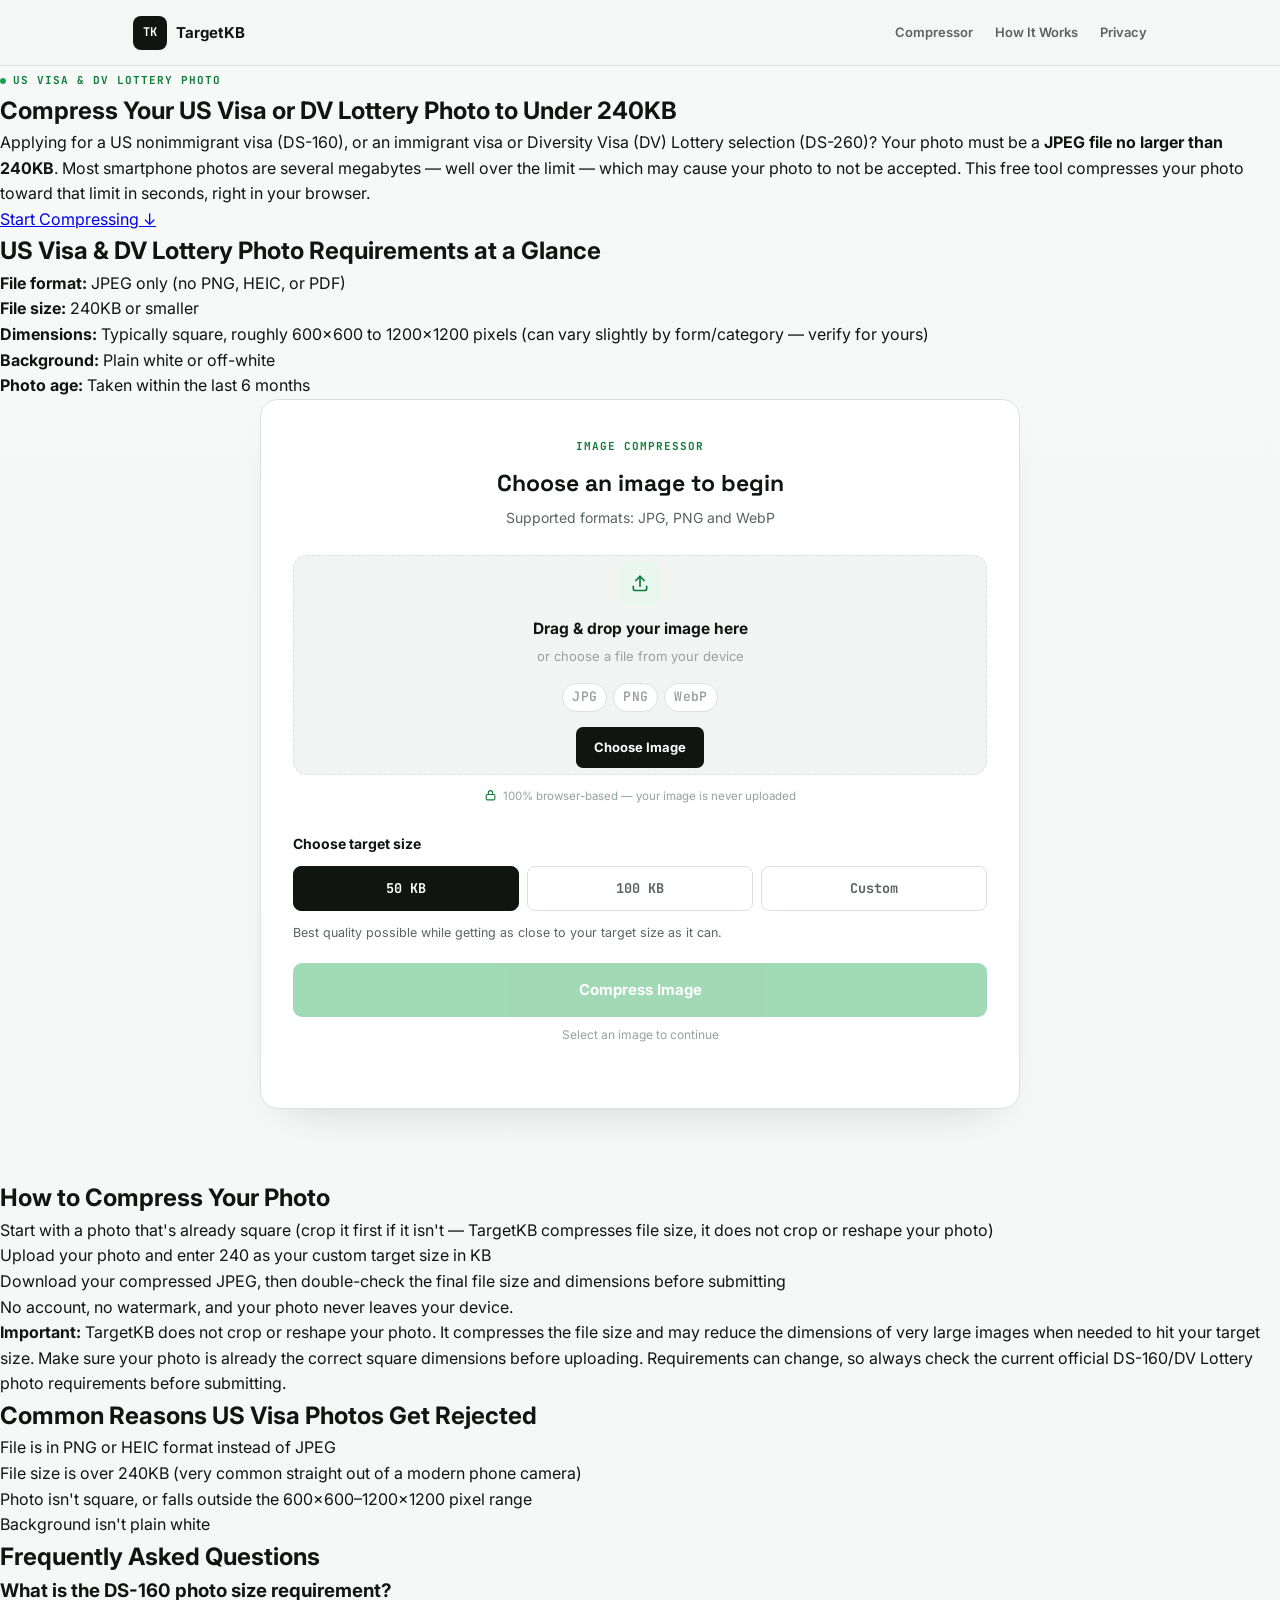
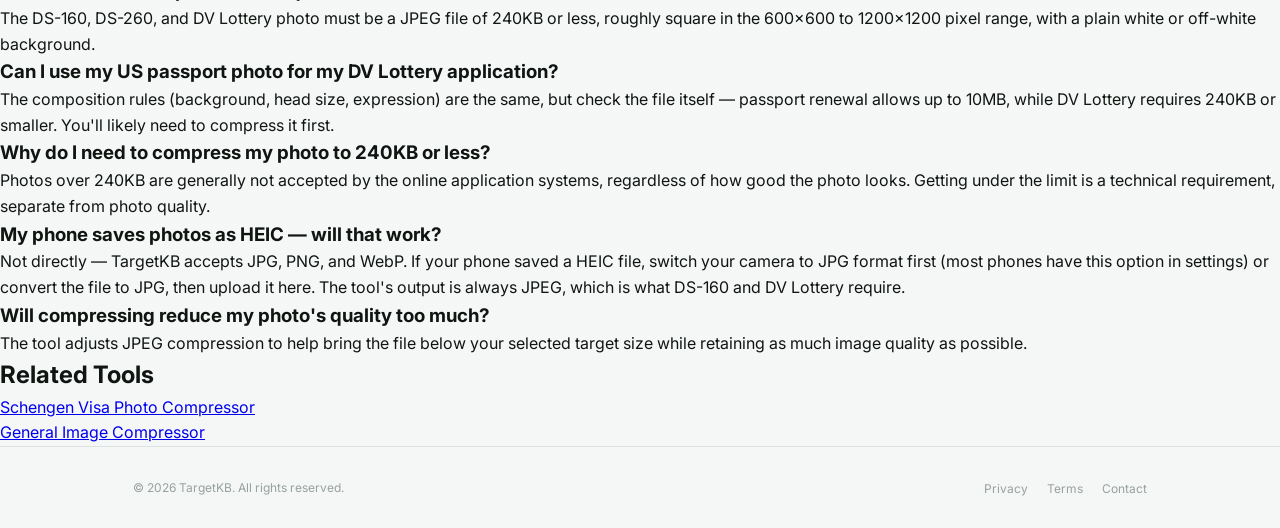
<file: compress-us-visa-dv-lottery-photo-240kb.html>
<!DOCTYPE html>
<html lang="en">
<head>
<meta charset="UTF-8">
<meta name="viewport" content="width=device-width, initial-scale=1.0">

<title>Compress US Visa & DV Lottery Photo to 240KB Online Free</title>
<meta name="description" content="Free tool to compress your DS-160 visa or DV Lottery photo to under 240KB. Fast, private, and works entirely in your browser.">
<link rel="canonical" href="https://baixago.github.io/TargetKB/compress-us-visa-dv-lottery-photo-240kb.html">

<!-- Reuses the existing site stylesheet -->
<link rel="icon" type="image/svg+xml" href="data:image/svg+xml,%3Csvg xmlns='http://www.w3.org/2000/svg' viewBox='0 0 100 100'%3E%3Crect width='100' height='100' rx='22' fill='%23101512'/%3E%3Ctext x='50' y='67' font-family='monospace' font-size='42' font-weight='700' fill='%2316a34a' text-anchor='middle'%3ETK%3C/text%3E%3C/svg%3E">

<link rel="preconnect" href="https://fonts.googleapis.com">
<link rel="preconnect" href="https://fonts.gstatic.com" crossorigin>
<link href="https://fonts.googleapis.com/css2?family=Space+Grotesk:wght@500;700&family=Inter:wght@400;500;600;700&family=JetBrains+Mono:wght@500;600;700&display=swap" rel="stylesheet">

<link rel="stylesheet" href="style.css?v=17">

<script type="application/ld+json">
{
  "@context": "https://schema.org",
  "@type": "FAQPage",
  "mainEntity": [
    {
      "@type": "Question",
      "name": "What is the DS-160 photo size requirement?",
      "acceptedAnswer": {
        "@type": "Answer",
        "text": "The DS-160, DS-260, and DV Lottery photo must be a JPEG file of 240KB or less, roughly square in the 600×600 to 1200×1200 pixel range, with a plain white or off-white background."
      }
    },
    {
      "@type": "Question",
      "name": "Can I use my US passport photo for my DV Lottery application?",
      "acceptedAnswer": {
        "@type": "Answer",
        "text": "The composition rules (background, head size, expression) are the same, but check the file itself — passport renewal allows up to 10MB, while DV Lottery requires 240KB or smaller. You'll likely need to compress it first."
      }
    },
    {
      "@type": "Question",
      "name": "Why do I need to compress my photo to 240KB or less?",
      "acceptedAnswer": {
        "@type": "Answer",
        "text": "Photos over 240KB are generally not accepted by the online application systems, regardless of how good the photo looks. Getting under the limit is a technical requirement, separate from photo quality."
      }
    },
    {
      "@type": "Question",
      "name": "My phone saves photos as HEIC — will that work?",
      "acceptedAnswer": {
        "@type": "Answer",
        "text": "Not directly — TargetKB accepts JPG, PNG, and WebP. If your phone saved a HEIC file, switch your camera to JPG format first or convert the file to JPG, then upload it here. The tool's output is always JPEG, which is what DS-160 and DV Lottery require."
      }
    },
    {
      "@type": "Question",
      "name": "Will compressing reduce my photo's quality too much?",
      "acceptedAnswer": {
        "@type": "Answer",
        "text": "The tool adjusts JPEG compression to help bring the file below your selected target size while retaining as much image quality as possible."
      }
    }
  ]
}
</script>

<script type="application/ld+json">
{
  "@context": "https://schema.org",
  "@type": "WebApplication",
  "name": "TargetKB",
  "applicationCategory": "Image Compression Tool",
  "operatingSystem": "Web Browser",
  "url": "https://baixago.github.io/TargetKB/compress-us-visa-dv-lottery-photo-240kb.html",
  "offers": {
    "@type": "Offer",
    "price": "0",
    "priceCurrency": "USD"
  }
}
</script>
</head>
<body>

<!-- ============================================================
     HEADER — copy your real header markup from index.html here.
     Reconstructed below from the live homepage for reference only;
     replace with the exact block from your source so classes match.
     ============================================================ -->
<header class="site-header">
  <div class="container header-inner">
    <a href="index.html" class="brand">
      <span class="brand-mark">TK</span>
      <span>TargetKB</span>
    </a>

    <nav>
      <a href="#compressor">Compressor</a>
      <a href="index.html#how-it-works">How It Works</a>
      <a href="index.html#privacy">Privacy</a>
    </nav>
  </div>
</header>

<main>

<section class="hero">
  <p class="eyebrow">US VISA &amp; DV LOTTERY PHOTO</p>
  <h1>Compress Your US Visa or DV Lottery Photo to Under 240KB</h1>
  <p>Applying for a US nonimmigrant visa (DS-160), or an immigrant visa or Diversity Visa (DV) Lottery selection (DS-260)? Your photo must be a <strong>JPEG file no larger than 240KB</strong>. Most smartphone photos are several megabytes — well over the limit — which may cause your photo to not be accepted. This free tool compresses your photo toward that limit in seconds, right in your browser.</p>
  <a href="#compressor" class="cta-button">Start Compressing ↓</a>
</section>

<section id="requirements">
  <h2>US Visa &amp; DV Lottery Photo Requirements at a Glance</h2>
  <ul>
    <li><strong>File format:</strong> JPEG only (no PNG, HEIC, or PDF)</li>
    <li><strong>File size:</strong> 240KB or smaller</li>
    <li><strong>Dimensions:</strong> Typically square, roughly 600×600 to 1200×1200 pixels (can vary slightly by form/category — verify for yours)</li>
    <li><strong>Background:</strong> Plain white or off-white</li>
    <li><strong>Photo age:</strong> Taken within the last 6 months</li>
  </ul>
</section>

<!-- ============================================================
     COMPRESSOR TOOL — DO NOT WRITE THIS FROM SCRATCH.
     Copy the entire compressor block (upload area, target-size
     selector, Compress button, Before/After result section) from
     your real index.html, exactly as-is, and paste it here.
     Keep every id and class unchanged so script.js still finds
     the right elements. This is the one section that must come
     from your actual source, not from generated code.
     ============================================================ -->
<section id="compressor" class="compressor-section">

  <div class="container">

    <div class="tool-card">

      <div class="tool-heading">
        <p class="section-label">IMAGE COMPRESSOR</p>
        <h2>Choose an image to begin</h2>
        <p>Supported formats: JPG, PNG and WebP</p>
      </div>


      <!-- UPLOAD AREA -->

      <div class="upload-box" id="uploadBox" role="button" tabindex="0" aria-label="Choose or drop an image to upload">

        <div id="uploadInitial">

          <div class="upload-icon">
            <svg viewBox="0 0 24 24" fill="none" stroke="currentColor" stroke-width="2" stroke-linecap="round" stroke-linejoin="round">
              <path d="M12 16V4" />
              <path d="m7 9 5-5 5 5" />
              <path d="M4 16v3a2 2 0 0 0 2 2h12a2 2 0 0 0 2-2v-3" />
            </svg>
          </div>

          <strong>Drag & drop your image here</strong>

          <span>or choose a file from your device</span>

          <div class="format-badges">
            <span>JPG</span>
            <span>PNG</span>
            <span>WebP</span>
          </div>

          <label class="choose-button" for="imageInput">Choose Image</label>

        </div>


        <!-- SELECTED IMAGE -->

        <div id="uploadSelected" class="upload-selected hidden">

          <div class="selected-row">

            <div class="thumbnail-wrapper">
              <img id="selectedPreview" alt="Selected image preview">
            </div>

            <div class="selected-meta">

              <div class="selected-status">
                <span class="success-icon">
                  <svg viewBox="0 0 24 24" fill="none" stroke="currentColor" stroke-width="2.5" stroke-linecap="round" stroke-linejoin="round">
                    <path d="M20 6 9 17l-5-5" />
                  </svg>
                </span>
                <strong>Image Ready</strong>
              </div>

              <p id="selectedInfo">
                Original size: 0 KB
              </p>

            </div>

          </div>

          <button
            type="button"
            id="changeImageButton"
            class="change-button"
          >
            Change Image
          </button>

        </div>


        <input
          id="imageInput"
          type="file"
          accept="image/jpeg,image/png,image/webp"
          hidden
        >

      </div>

      <p class="trust-badge">
        <svg viewBox="0 0 24 24" fill="none" stroke="currentColor" stroke-width="2" stroke-linecap="round" stroke-linejoin="round">
          <rect x="4" y="10" width="16" height="10" rx="2" />
          <path d="M8 10V7a4 4 0 0 1 8 0v3" />
        </svg>
        100% browser-based — your image is never uploaded
      </p>


      <!-- TARGET SIZE -->

      <div class="options-section">

        <h3>Choose target size</h3>

        <div class="target-buttons">

          <button
            type="button"
            class="target-button active"
            data-target="51200"
          >
            50 KB
          </button>

          <button
            type="button"
            class="target-button"
            data-target="102400"
          >
            100 KB
          </button>

          <button
            type="button"
            class="target-button"
            data-target="custom"
          >
            Custom
          </button>

        </div>


        <!-- CUSTOM INPUT -->

        <div id="customBox" class="custom-box hidden">

          <label for="customSize">
            Enter target size
          </label>

          <div class="custom-input-row">

            <input
              id="customSize"
              type="number"
              min="10"
              max="50000"
              placeholder="75"
              inputmode="numeric"
            >

            <span>KB</span>

          </div>

          <small>
            Example: 75 KB, 150 KB, 250 KB or 500 KB
          </small>

        </div>

        <p class="quality-note">
          Best quality possible while getting as close to your target size as it can.
        </p>

      </div>


      <button
        id="compressButton"
        class="compress-button"
        type="button"
        disabled
      >
        Compress Image
      </button>

      <p id="compressHint" class="compress-hint">
        Select an image to continue
      </p>

      <p id="statusMessage" class="status-message"></p>

    </div>


    <!-- RESULT -->

    <section id="resultSection" class="result-section hidden">

      <div class="result-heading">
        <p class="section-label">COMPRESSION RESULT</p>
        <h2>Before & After</h2>
      </div>

      <div class="comparison-grid">

        <article class="preview-card">

          <h3>Original Image</h3>

          <div class="image-preview">
            <img id="originalPreview" alt="Original image">
          </div>

          <p id="originalInfo"></p>

        </article>


        <article class="preview-card">

          <h3>Compressed Image</h3>

          <div class="image-preview">
            <img id="compressedPreview" alt="Compressed image">
          </div>

          <p id="compressedInfo"></p>

        </article>

      </div>


      <div class="result-summary">

        <div class="summary-row">
          <span>Target</span>
          <strong id="targetInfo">—</strong>
        </div>

        <p>
          Size saved:
          <strong id="savedPercentage">0%</strong>
        </p>

        <p id="qualityMessage"></p>

      </div>


      <a
        id="downloadButton"
        class="download-button"
        href="#"
        download="targetkb-compressed.jpg"
      >
        Download Compressed Image
      </a>

    </section>

  </div>

</section>

<section id="how-to-compress">
  <h2>How to Compress Your Photo</h2>
  <ol>
    <li>Start with a photo that's already square (crop it first if it isn't — TargetKB compresses file size, it does not crop or reshape your photo)</li>
    <li>Upload your photo and enter 240 as your custom target size in KB</li>
    <li>Download your compressed JPEG, then double-check the final file size and dimensions before submitting</li>
  </ol>
  <p>No account, no watermark, and your photo never leaves your device.</p>
  <p class="important-note"><strong>Important:</strong> TargetKB does not crop or reshape your photo. It compresses the file size and may reduce the dimensions of very large images when needed to hit your target size. Make sure your photo is already the correct square dimensions before uploading. Requirements can change, so always check the current official DS-160/DV Lottery photo requirements before submitting.</p>
</section>

<section id="common-rejections">
  <h2>Common Reasons US Visa Photos Get Rejected</h2>
  <ul>
    <li>File is in PNG or HEIC format instead of JPEG</li>
    <li>File size is over 240KB (very common straight out of a modern phone camera)</li>
    <li>Photo isn't square, or falls outside the 600×600–1200×1200 pixel range</li>
    <li>Background isn't plain white</li>
  </ul>
</section>

<section id="faq">
  <h2>Frequently Asked Questions</h2>

  <h3>What is the DS-160 photo size requirement?</h3>
  <p>The DS-160, DS-260, and DV Lottery photo must be a JPEG file of 240KB or less, roughly square in the 600×600 to 1200×1200 pixel range, with a plain white or off-white background.</p>

  <h3>Can I use my US passport photo for my DV Lottery application?</h3>
  <p>The composition rules (background, head size, expression) are the same, but check the file itself — passport renewal allows up to 10MB, while DV Lottery requires 240KB or smaller. You'll likely need to compress it first.</p>

  <h3>Why do I need to compress my photo to 240KB or less?</h3>
  <p>Photos over 240KB are generally not accepted by the online application systems, regardless of how good the photo looks. Getting under the limit is a technical requirement, separate from photo quality.</p>

  <h3>My phone saves photos as HEIC — will that work?</h3>
  <p>Not directly — TargetKB accepts JPG, PNG, and WebP. If your phone saved a HEIC file, switch your camera to JPG format first (most phones have this option in settings) or convert the file to JPG, then upload it here. The tool's output is always JPEG, which is what DS-160 and DV Lottery require.</p>

  <h3>Will compressing reduce my photo's quality too much?</h3>
  <p>The tool adjusts JPEG compression to help bring the file below your selected target size while retaining as much image quality as possible.</p>
</section>

<section id="related-tools">
  <h2>Related Tools</h2>
  <ul>
    <li><a href="compress-schengen-visa-photo.html">Schengen Visa Photo Compressor</a></li>
    <li><a href="index.html">General Image Compressor</a></li>
  </ul>
</section>

</main>

<!-- ============================================================
     FOOTER — copy your real footer markup from index.html here.
     Reconstructed below for reference only.
     ============================================================ -->
<footer>
  <div class="container footer-inner">

    <p>© 2026 TargetKB. All rights reserved.</p>

    <div>
      <a href="privacy.html">Privacy</a>
      <a href="terms.html">Terms</a>
      <a href="contact.html">Contact</a>
    </div>

  </div>
</footer>

<script src="script.js?v=17"></script>
</body>
</html>
</file>
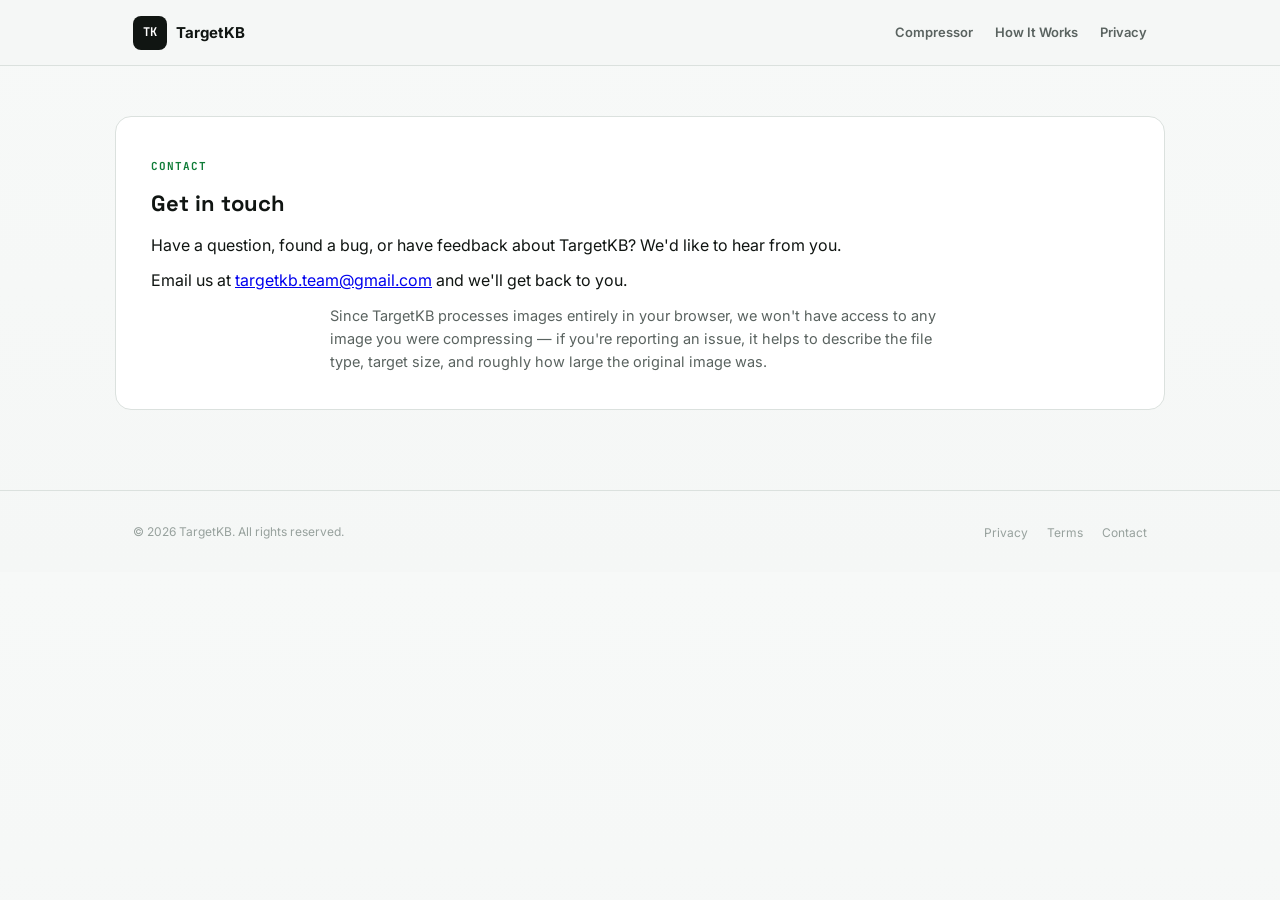
<file: contact.html>
<!DOCTYPE html>
<html lang="en">
<head>
  <meta charset="UTF-8">
  <meta name="viewport" content="width=device-width, initial-scale=1.0">

  <title>Contact – TargetKB</title>
  <meta
    name="description"
    content="Get in touch with the TargetKB team."
  >

  <link rel="canonical" href="https://baixago.github.io/TargetKB/contact.html">

  <link rel="icon" type="image/svg+xml" href="data:image/svg+xml,%3Csvg xmlns='http://www.w3.org/2000/svg' viewBox='0 0 100 100'%3E%3Crect width='100' height='100' rx='22' fill='%23101512'/%3E%3Ctext x='50' y='67' font-family='monospace' font-size='42' font-weight='700' fill='%2316a34a' text-anchor='middle'%3ETK%3C/text%3E%3C/svg%3E">

  <link rel="preconnect" href="https://fonts.googleapis.com">
  <link rel="preconnect" href="https://fonts.gstatic.com" crossorigin>
  <link href="https://fonts.googleapis.com/css2?family=Space+Grotesk:wght@500;700&family=Inter:wght@400;500;600;700&family=JetBrains+Mono:wght@500;600;700&display=swap" rel="stylesheet">

  <link rel="stylesheet" href="style.css?v=17">
</head>

<body>

<header class="site-header">
  <div class="container header-inner">
    <a href="index.html" class="brand">
      <span class="brand-mark">TK</span>
      <span>TargetKB</span>
    </a>

    <nav>
      <a href="index.html#compressor">Compressor</a>
      <a href="index.html#how-it-works">How It Works</a>
      <a href="privacy.html">Privacy</a>
    </nav>
  </div>
</header>

<main>

<section class="privacy-section" style="padding-top: 50px;">

  <div class="container privacy-box" style="text-align: left;">

    <p class="section-label">CONTACT</p>

    <h2 style="margin-bottom: 12px;">Get in touch</h2>

    <p style="margin-bottom: 10px;">
      Have a question, found a bug, or have feedback about TargetKB?
      We'd like to hear from you.
    </p>

    <p style="margin-bottom: 10px;">
      Email us at
      <a href="mailto:targetkb.team@gmail.com">targetkb.team@gmail.com</a>
      and we'll get back to you.
    </p>

    <p>
      Since TargetKB processes images entirely in your browser, we
      won't have access to any image you were compressing — if you're
      reporting an issue, it helps to describe the file type, target
      size, and roughly how large the original image was.
    </p>

  </div>

</section>

</main>


<footer>
  <div class="container footer-inner">

    <p>© 2026 TargetKB. All rights reserved.</p>

    <div>
      <a href="privacy.html">Privacy</a>
      <a href="terms.html">Terms</a>
      <a href="contact.html">Contact</a>
    </div>

  </div>
</footer>

</body>
</html>
</file>
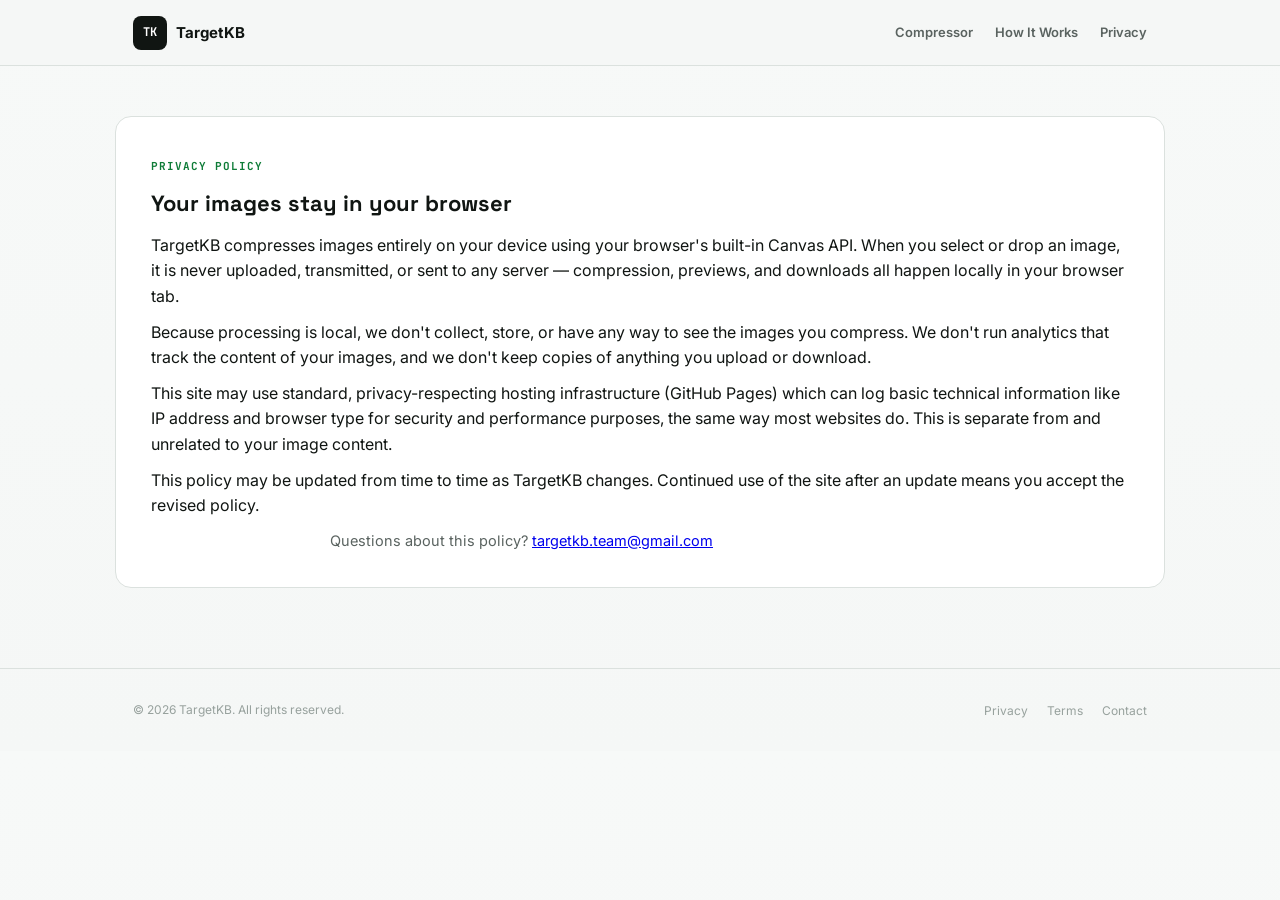
<file: privacy.html>
<!DOCTYPE html>
<html lang="en">
<head>
  <meta charset="UTF-8">
  <meta name="viewport" content="width=device-width, initial-scale=1.0">

  <title>Privacy Policy – TargetKB</title>
  <meta
    name="description"
    content="TargetKB's privacy policy. Image compression happens entirely in your browser — your images are never uploaded to a server."
  >

  <link rel="canonical" href="https://baixago.github.io/TargetKB/privacy.html">

  <link rel="icon" type="image/svg+xml" href="data:image/svg+xml,%3Csvg xmlns='http://www.w3.org/2000/svg' viewBox='0 0 100 100'%3E%3Crect width='100' height='100' rx='22' fill='%23101512'/%3E%3Ctext x='50' y='67' font-family='monospace' font-size='42' font-weight='700' fill='%2316a34a' text-anchor='middle'%3ETK%3C/text%3E%3C/svg%3E">

  <link rel="preconnect" href="https://fonts.googleapis.com">
  <link rel="preconnect" href="https://fonts.gstatic.com" crossorigin>
  <link href="https://fonts.googleapis.com/css2?family=Space+Grotesk:wght@500;700&family=Inter:wght@400;500;600;700&family=JetBrains+Mono:wght@500;600;700&display=swap" rel="stylesheet">

  <link rel="stylesheet" href="style.css?v=17">
</head>

<body>

<header class="site-header">
  <div class="container header-inner">
    <a href="index.html" class="brand">
      <span class="brand-mark">TK</span>
      <span>TargetKB</span>
    </a>

    <nav>
      <a href="index.html#compressor">Compressor</a>
      <a href="index.html#how-it-works">How It Works</a>
      <a href="privacy.html">Privacy</a>
    </nav>
  </div>
</header>

<main>

<section class="privacy-section" style="padding-top: 50px;">

  <div class="container privacy-box" style="text-align: left;">

    <p class="section-label">PRIVACY POLICY</p>

    <h2 style="margin-bottom: 12px;">Your images stay in your browser</h2>

    <p style="margin-bottom: 10px;">
      TargetKB compresses images entirely on your device using your
      browser's built-in Canvas API. When you select or drop an image,
      it is never uploaded, transmitted, or sent to any server —
      compression, previews, and downloads all happen locally in your
      browser tab.
    </p>

    <p style="margin-bottom: 10px;">
      Because processing is local, we don't collect, store, or have
      any way to see the images you compress. We don't run analytics
      that track the content of your images, and we don't keep copies
      of anything you upload or download.
    </p>

    <p style="margin-bottom: 10px;">
      This site may use standard, privacy-respecting hosting
      infrastructure (GitHub Pages) which can log basic technical
      information like IP address and browser type for security and
      performance purposes, the same way most websites do. This is
      separate from and unrelated to your image content.
    </p>

    <p style="margin-bottom: 10px;">
      This policy may be updated from time to time as TargetKB
      changes. Continued use of the site after an update means you
      accept the revised policy.
    </p>

    <p>
      Questions about this policy?
      <a href="mailto:targetkb.team@gmail.com">targetkb.team@gmail.com</a>
    </p>

  </div>

</section>

</main>


<footer>
  <div class="container footer-inner">

    <p>© 2026 TargetKB. All rights reserved.</p>

    <div>
      <a href="privacy.html">Privacy</a>
      <a href="terms.html">Terms</a>
      <a href="contact.html">Contact</a>
    </div>

  </div>
</footer>

</body>
</html>
</file>
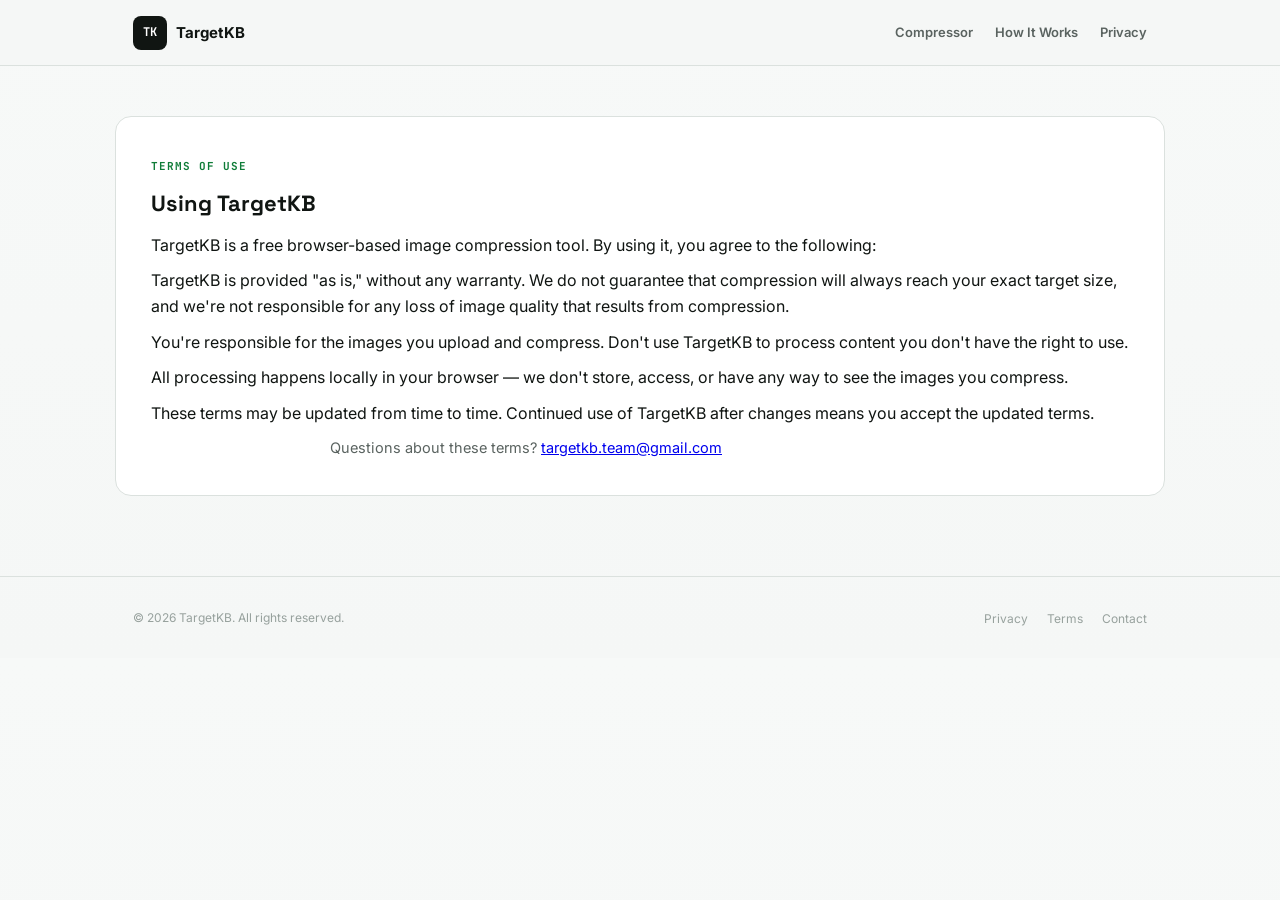
<file: terms.html>
<!DOCTYPE html>
<html lang="en">
<head>
  <meta charset="UTF-8">
  <meta name="viewport" content="width=device-width, initial-scale=1.0">

  <title>Terms of Use – TargetKB</title>
  <meta
    name="description"
    content="Terms of use for TargetKB, a free browser-based image compression tool."
  >

  <link rel="canonical" href="https://baixago.github.io/TargetKB/terms.html">

  <link rel="icon" type="image/svg+xml" href="data:image/svg+xml,%3Csvg xmlns='http://www.w3.org/2000/svg' viewBox='0 0 100 100'%3E%3Crect width='100' height='100' rx='22' fill='%23101512'/%3E%3Ctext x='50' y='67' font-family='monospace' font-size='42' font-weight='700' fill='%2316a34a' text-anchor='middle'%3ETK%3C/text%3E%3C/svg%3E">

  <link rel="preconnect" href="https://fonts.googleapis.com">
  <link rel="preconnect" href="https://fonts.gstatic.com" crossorigin>
  <link href="https://fonts.googleapis.com/css2?family=Space+Grotesk:wght@500;700&family=Inter:wght@400;500;600;700&family=JetBrains+Mono:wght@500;600;700&display=swap" rel="stylesheet">

  <link rel="stylesheet" href="style.css?v=17">
</head>

<body>

<header class="site-header">
  <div class="container header-inner">
    <a href="index.html" class="brand">
      <span class="brand-mark">TK</span>
      <span>TargetKB</span>
    </a>

    <nav>
      <a href="index.html#compressor">Compressor</a>
      <a href="index.html#how-it-works">How It Works</a>
      <a href="privacy.html">Privacy</a>
    </nav>
  </div>
</header>

<main>

<section class="privacy-section" style="padding-top: 50px;">

  <div class="container privacy-box" style="text-align: left;">

    <p class="section-label">TERMS OF USE</p>

    <h2 style="margin-bottom: 12px;">Using TargetKB</h2>

    <p style="margin-bottom: 10px;">
      TargetKB is a free browser-based image compression tool. By
      using it, you agree to the following:
    </p>

    <p style="margin-bottom: 10px;">
      TargetKB is provided "as is," without any warranty. We do not
      guarantee that compression will always reach your exact target
      size, and we're not responsible for any loss of image quality
      that results from compression.
    </p>

    <p style="margin-bottom: 10px;">
      You're responsible for the images you upload and compress.
      Don't use TargetKB to process content you don't have the right
      to use.
    </p>

    <p style="margin-bottom: 10px;">
      All processing happens locally in your browser — we don't
      store, access, or have any way to see the images you compress.
    </p>

    <p style="margin-bottom: 10px;">
      These terms may be updated from time to time. Continued use of
      TargetKB after changes means you accept the updated terms.
    </p>

    <p>
      Questions about these terms?
      <a href="mailto:targetkb.team@gmail.com">targetkb.team@gmail.com</a>
    </p>

  </div>

</section>

</main>


<footer>
  <div class="container footer-inner">

    <p>© 2026 TargetKB. All rights reserved.</p>

    <div>
      <a href="privacy.html">Privacy</a>
      <a href="terms.html">Terms</a>
      <a href="contact.html">Contact</a>
    </div>

  </div>
</footer>

</body>
</html>
</file>
<file: style.css>
:root {
  --bg: #f5f7f6;
  --card: #ffffff;
  --ink: #101512;
  --soft: #5a6360;
  --faint: #97a19d;
  --border: #dbe1de;
  --accent: #16a34a;
  --accent-dark: #0f7c38;
  --accent-soft: #e9f7ef;
  --success: #16a34a;
  --error: #c23b3b;
}

* {
  box-sizing: border-box;
  margin: 0;
  padding: 0;
}

html {
  scroll-behavior: smooth;
}

body {
  font-family: "Inter", Arial, sans-serif;
  background: linear-gradient(#f7f9f8, #f5f7f6);
  color: var(--ink);
  line-height: 1.6;
}

button,
input {
  font: inherit;
}

.container {
  width: 100%;
  max-width: 1050px;
  margin: auto;
  padding: 0 18px;
}


/* HEADER */

.site-header {
  position: sticky;
  top: 0;
  z-index: 10;
  background: rgba(245,247,246,.92);
  backdrop-filter: blur(10px);
  border-bottom: 1px solid var(--border);
}

.header-inner {
  min-height: 65px;
  display: flex;
  align-items: center;
  justify-content: space-between;
}

.brand {
  display: flex;
  align-items: center;
  gap: 9px;
  text-decoration: none;
  color: var(--ink);
  font-weight: 700;
  font-size: 15px;
}

.brand-mark {
  width: 34px;
  height: 34px;
  display: grid;
  place-items: center;
  background: var(--ink);
  color: white;
  border-radius: 8px;
  font-family: "JetBrains Mono", monospace;
  font-size: 12px;
}

nav {
  display: flex;
  gap: 22px;
}

nav a {
  color: var(--soft);
  text-decoration: none;
  font-size: 13px;
  font-weight: 600;
  transition: color .2s ease;
}

nav a:hover {
  color: var(--accent-dark);
}


/* HERO */

.hero-section {
  padding: 70px 0 60px;
}

.hero-content {
  display: grid;
  grid-template-columns: 1.15fr .85fr;
  align-items: center;
  gap: 45px;
}

.eyebrow,
.section-label {
  display: inline-flex;
  align-items: center;
  gap: 7px;
  color: var(--accent-dark);
  font-family: "JetBrains Mono", monospace;
  font-size: 11px;
  font-weight: 700;
  letter-spacing: 1px;
}

.eyebrow::before {
  content: "";
  width: 6px;
  height: 6px;
  border-radius: 50%;
  background: var(--accent);
}

.hero-copy h1 {
  margin-top: 15px;
  font-family: "Space Grotesk", "Inter", sans-serif;
  font-weight: 700;
  font-size: clamp(34px, 5.6vw, 54px);
  line-height: 1.06;
  letter-spacing: -1px;
}

.hero-text {
  max-width: 520px;
  margin-top: 18px;
  color: var(--soft);
  font-size: 16px;
}

.hero-button {
  display: inline-block;
  margin-top: 28px;
  padding: 13px 22px;
  background: var(--ink);
  color: white;
  border-radius: 8px;
  text-decoration: none;
  font-weight: 700;
  font-size: 14.5px;
  transition: transform .2s ease, background .2s ease;
}

.hero-button:hover {
  background: var(--accent-dark);
  transform: translateY(-2px);
}

.hero-card {
  padding: 35px 20px;
  background: white;
  border: 1px solid var(--border);
  border-radius: 20px;
  text-align: center;
  box-shadow: 0 24px 48px -28px rgba(16, 21, 18, .18);
}

.gauge {
  width: 160px;
  height: 160px;
  margin: auto;
  border-radius: 50%;
  display: flex;
  flex-direction: column;
  justify-content: center;
  background: conic-gradient(var(--accent) 82%, #e5e9e6 0);
  border: 13px solid white;
  outline: 1px solid var(--border);
}

.gauge strong {
  font-family: "Space Grotesk", sans-serif;
  font-size: 30px;
  font-weight: 700;
}

.gauge span {
  color: var(--faint);
  font-size: 11px;
  font-weight: 600;
  letter-spacing: .4px;
  text-transform: uppercase;
}

.size-example {
  margin-top: 22px;
  display: flex;
  align-items: center;
  justify-content: center;
  gap: 10px;
  font-family: "JetBrains Mono", monospace;
  font-size: 13.5px;
  font-weight: 600;
}

.size-example span {
  color: var(--faint);
  text-decoration: line-through;
}

.size-example b {
  color: var(--faint);
  font-weight: 500;
}

.size-example strong {
  color: var(--success);
}


/* TOOL */

.compressor-section {
  padding-bottom: 70px;
}

.tool-card {
  max-width: 760px;
  margin: auto;
  padding: 32px;
  background: var(--card);
  border: 1px solid var(--border);
  border-radius: 18px;
  box-shadow: 0 20px 44px -28px rgba(16, 21, 18, .22);
}

.tool-heading {
  text-align: center;
  margin-bottom: 25px;
}

.tool-heading h2 {
  font-family: "Space Grotesk", sans-serif;
  font-size: 23px;
  font-weight: 700;
  margin-top: 8px;
}

.tool-heading p:last-child {
  color: var(--soft);
  font-size: 14px;
  margin-top: 5px;
}


/* UPLOAD */

.upload-box {
  min-height: 220px;
  display: flex;
  align-items: center;
  justify-content: center;
  text-align: center;
  border: 1.5px dashed var(--border);
  border-radius: 14px;
  background: #f1f4f2;
  cursor: pointer;
  transition: border-color .2s ease, background .2s ease, transform .2s ease, box-shadow .2s ease;
}

.upload-box:hover {
  border-color: var(--accent);
  background: var(--accent-soft);
  transform: translateY(-2px);
  box-shadow: 0 12px 28px -20px rgba(16, 21, 18, .25);
}

.upload-box.drag-active {
  border-color: var(--accent);
  background: var(--accent-soft);
  border-style: solid;
  transform: scale(1.015);
  box-shadow: 0 0 0 4px rgba(22, 163, 74, .12);
}

#uploadInitial {
  display: flex;
  flex-direction: column;
  align-items: center;
}

.upload-icon,
.success-icon {
  width: 44px;
  height: 44px;
  display: grid;
  place-items: center;
  margin-bottom: 12px;
  border-radius: 11px;
  background: var(--accent-soft);
  color: var(--accent-dark);
  transition: transform .25s ease, background .25s ease;
}

.upload-icon svg {
  width: 20px;
  height: 20px;
  transition: transform .25s ease;
}

.success-icon svg {
  width: 20px;
  height: 20px;
}

.success-icon {
  width: 26px;
  height: 26px;
  display: grid;
  place-items: center;
  border-radius: 50%;
  background: var(--accent-soft);
  color: var(--success);
  flex-shrink: 0;
  animation: pop-in .35s cubic-bezier(.34, 1.56, .64, 1);
}

.success-icon svg {
  width: 14px;
  height: 14px;
}

@keyframes pop-in {
  0% { transform: scale(0.4); opacity: 0; }
  60% { transform: scale(1.08); opacity: 1; }
  100% { transform: scale(1); }
}

.thumbnail-wrapper {
  width: 76px;
  height: 76px;
  flex-shrink: 0;
  overflow: hidden;
  border-radius: 12px;
  background: white;
  border: 1px solid var(--border);
  box-shadow: 0 6px 16px -10px rgba(16, 21, 18, .3);
}

.thumbnail-wrapper img {
  width: 100%;
  height: 100%;
  object-fit: cover;
}

.upload-box:hover .upload-icon,
.upload-box.drag-active .upload-icon {
  transform: translateY(-3px);
}

.upload-box.drag-active .upload-icon svg {
  transform: scale(1.12);
}

.format-badges {
  display: flex;
  gap: 6px;
  margin-top: 12px;
}

.format-badges span {
  padding: 3px 9px;
  border: 1px solid var(--border);
  border-radius: 20px;
  background: white;
  color: var(--faint);
  font-family: "JetBrains Mono", monospace;
  font-size: 10.5px;
  font-weight: 600;
  letter-spacing: .3px;
}

#uploadInitial strong {
  font-size: 15.5px;
  font-weight: 700;
}

#uploadInitial span:not(.choose-button) {
  display: block;
  margin-top: 4px;
  color: var(--faint);
  font-size: 13px;
}

.choose-button,
.change-button {
  display: inline-block;
  margin-top: 15px;
  padding: 10px 18px;
  border: 0;
  border-radius: 7px;
  background: var(--ink);
  color: white;
  font-weight: 700;
  font-size: 13px;
  cursor: pointer;
  transition: background .2s ease, transform .2s ease;
}

.choose-button:hover,
.change-button:hover {
  background: var(--accent-dark);
  transform: translateY(-1px);
}

.upload-selected {
  width: 100%;
  max-width: 420px;
  margin: 0 auto;
  display: flex;
  flex-direction: column;
  align-items: stretch;
  animation: fade-up .3s ease;
}

@keyframes fade-up {
  0% { opacity: 0; transform: translateY(6px); }
  100% { opacity: 1; transform: translateY(0); }
}

.selected-row {
  display: flex;
  align-items: center;
  gap: 16px;
  text-align: left;
}

.selected-status {
  display: flex;
  align-items: center;
  gap: 8px;
}

.selected-status strong {
  font-size: 15px;
  font-weight: 700;
}

.selected-meta {
  flex: 1;
  min-width: 0;
}

.selected-meta p {
  margin-top: 5px;
  color: var(--soft);
  font-family: "JetBrains Mono", monospace;
  font-size: 12.5px;
  overflow: hidden;
  text-overflow: ellipsis;
  white-space: nowrap;
}

.upload-selected .change-button {
  align-self: center;
  margin-top: 18px;
}

.upload-box.is-busy {
  pointer-events: none;
  opacity: .65;
}

.target-buttons.is-busy,
.options-section.is-busy {
  pointer-events: none;
  opacity: .65;
}

.hidden {
  display: none !important;
}


/* TARGET */

.options-section {
  margin-top: 28px;
}

.options-section h3 {
  margin-bottom: 11px;
  font-size: 14px;
  font-weight: 700;
}

.target-buttons {
  display: grid;
  grid-template-columns: repeat(3, 1fr);
  gap: 8px;
}

.target-button {
  min-height: 45px;
  border: 1px solid var(--border);
  border-radius: 8px;
  background: white;
  cursor: pointer;
  font-family: "JetBrains Mono", monospace;
  font-weight: 700;
  font-size: 13.5px;
  color: var(--soft);
  transition: border-color .2s ease, color .2s ease, background .2s ease;
}

.target-button.active {
  background: var(--ink);
  color: white;
  border-color: var(--ink);
}

.target-button:hover {
  border-color: var(--accent);
  color: var(--accent-dark);
}

.target-button.active:hover {
  color: white;
}


/* CUSTOM */

.custom-box {
  margin-top: 14px;
  padding: 16px;
  border: 1px solid var(--border);
  border-radius: 10px;
  background: #f6f8f7;
}

.custom-box label {
  display: block;
  margin-bottom: 7px;
  font-weight: 700;
  font-size: 13px;
}

.custom-input-row {
  display: flex;
  align-items: center;
  gap: 8px;
}

.custom-input-row input {
  width: 130px;
  padding: 11px;
  border: 1px solid var(--border);
  border-radius: 7px;
  outline: none;
  background: white;
  font-family: "JetBrains Mono", monospace;
  font-weight: 600;
}

.custom-input-row input:focus {
  border-color: var(--accent);
}

.custom-input-row span {
  font-weight: 700;
  color: var(--soft);
}

.custom-box small {
  display: block;
  margin-top: 7px;
  color: var(--faint);
  font-size: 11px;
}

.quality-note {
  margin-top: 12px;
  color: var(--soft);
  font-size: 12.5px;
}


/* COMPRESS */

.compress-button {
  width: 100%;
  margin-top: 20px;
  padding: 15px;
  border: 0;
  border-radius: 9px;
  background: var(--accent);
  color: white;
  cursor: pointer;
  font-weight: 700;
  font-size: 15px;
  transition: background .2s ease, transform .2s ease;
}

.compress-button:hover:not(:disabled) {
  background: var(--accent-dark);
  transform: translateY(-1px);
}

.compress-button:disabled {
  opacity: .4;
  cursor: not-allowed;
}

.status-message {
  min-height: 22px;
  margin-top: 10px;
  text-align: center;
  font-size: 13px;
}

.status-message.error {
  color: var(--error);
}

.status-message.success {
  color: var(--success);
}

.compress-hint {
  margin-top: 8px;
  text-align: center;
  color: var(--faint);
  font-size: 12px;
}

.compress-hint.hidden {
  display: none;
}

.trust-badge {
  display: flex;
  align-items: center;
  justify-content: center;
  gap: 6px;
  margin-top: 12px;
  color: var(--faint);
  font-size: 11.5px;
}

.trust-badge svg {
  width: 13px;
  height: 13px;
  flex-shrink: 0;
  color: var(--accent-dark);
}


/* RESULT */

.result-section {
  max-width: 1050px;
  margin: 30px auto 0;
  padding: 30px;
  background: white;
  border: 1px solid var(--border);
  border-radius: 18px;
}

.result-heading {
  text-align: center;
  margin-bottom: 25px;
}

.result-heading h2 {
  font-family: "Space Grotesk", sans-serif;
  font-size: 23px;
  font-weight: 700;
  margin-top: 8px;
}

.comparison-grid {
  display: grid;
  grid-template-columns: 1fr 1fr;
  gap: 16px;
}

.preview-card {
  padding: 16px;
  background: #f1f4f2;
  border-radius: 12px;
}

.preview-card h3 {
  margin-bottom: 10px;
  font-size: 12.5px;
  font-weight: 700;
  text-transform: uppercase;
  letter-spacing: .4px;
  color: var(--soft);
}

.image-preview {
  min-height: 220px;
  display: grid;
  place-items: center;
  overflow: hidden;
  background: white;
  border-radius: 8px;
  border: 1px solid var(--border);
}

.image-preview img {
  max-width: 100%;
  max-height: 360px;
  object-fit: contain;
}

.preview-card p {
  margin-top: 10px;
  color: var(--soft);
  font-family: "JetBrains Mono", monospace;
  font-size: 12px;
}

.result-summary {
  margin-top: 18px;
  padding: 17px;
  text-align: center;
  background: var(--accent-soft);
  border-radius: 10px;
}

.summary-row {
  display: flex;
  align-items: center;
  justify-content: center;
  gap: 8px;
  margin-bottom: 10px;
  padding-bottom: 10px;
  border-bottom: 1px solid rgba(22, 163, 74, .18);
  font-size: 13px;
}

.summary-row span {
  color: var(--soft);
}

.summary-row strong {
  font-family: "JetBrains Mono", monospace;
  color: var(--ink);
}

.result-summary strong {
  color: var(--success);
  font-family: "JetBrains Mono", monospace;
  font-size: 15px;
}

#qualityMessage {
  margin-top: 5px;
  color: var(--soft);
  font-size: 13px;
}

.download-button {
  display: block;
  margin-top: 18px;
  padding: 15px;
  text-align: center;
  text-decoration: none;
  background: var(--ink);
  color: white;
  border-radius: 9px;
  font-weight: 700;
  font-size: 14.5px;
  transition: background .2s ease, transform .2s ease;
}

.download-button:hover {
  background: var(--accent-dark);
  transform: translateY(-1px);
}


/* INFO */

.info-section {
  padding: 40px 0 80px;
}

.center {
  text-align: center;
  margin-bottom: 30px;
  justify-content: center;
}

.info-grid {
  display: grid;
  grid-template-columns: repeat(3,1fr);
  gap: 20px;
}

.info-grid article {
  text-align: center;
}

.info-grid span {
  width: 44px;
  height: 44px;
  margin: auto auto 14px;
  display: grid;
  place-items: center;
  border: 1.5px solid var(--accent);
  border-radius: 50%;
  color: var(--accent-dark);
  font-family: "JetBrains Mono", monospace;
  font-weight: 700;
  font-size: 13px;
}

.info-grid h2 {
  font-family: "Space Grotesk", sans-serif;
  font-size: 18px;
  font-weight: 700;
}

.info-grid p {
  color: var(--soft);
  font-size: 13.5px;
  margin-top: 6px;
}


/* PRIVACY */

.privacy-section {
  padding-bottom: 80px;
}

.privacy-box {
  padding: 35px;
  text-align: center;
  background: white;
  border: 1px solid var(--border);
  border-radius: 16px;
}

.privacy-box h2 {
  font-family: "Space Grotesk", sans-serif;
  font-size: 22px;
  font-weight: 700;
  margin: 8px 0;
}

.privacy-box p:last-child {
  max-width: 620px;
  margin: auto;
  color: var(--soft);
  font-size: 14.5px;
}

.faq-list {
  display: flex;
  flex-direction: column;
  gap: 10px;
}

.faq-list details {
  padding: 14px 16px;
  border: 1px solid var(--border);
  border-radius: 10px;
  background: #f6f8f7;
}

.faq-list summary {
  cursor: pointer;
  font-weight: 700;
  font-size: 14px;
  list-style: none;
}

.faq-list summary::-webkit-details-marker {
  display: none;
}

.faq-list summary::before {
  content: "+";
  display: inline-block;
  margin-right: 8px;
  color: var(--accent-dark);
  font-weight: 700;
}

.faq-list details[open] summary::before {
  content: "–";
}

.faq-list details p {
  margin-top: 8px;
  color: var(--soft);
  font-size: 13.5px;
}


/* FOOTER */

footer {
  border-top: 1px solid var(--border);
  padding: 28px 0;
}

.footer-inner {
  display: flex;
  justify-content: space-between;
  align-items: center;
  gap: 15px;
}

.footer-inner p,
.footer-inner a {
  color: var(--faint);
  font-size: 12px;
}

.footer-inner a {
  margin-left: 15px;
  text-decoration: none;
  transition: color .2s ease;
}

.footer-inner a:hover {
  color: var(--accent-dark);
}


/* MOBILE */

@media (max-width: 780px) {

  .hero-content {
    grid-template-columns: 1fr;
    text-align: center;
  }

  .hero-text {
    margin-left: auto;
    margin-right: auto;
  }

  .hero-card {
    max-width: 320px;
    margin: auto;
  }

  .eyebrow {
    justify-content: center;
  }

  nav {
    gap: 10px;
  }

  nav a {
    font-size: 11px;
  }
}


@media (max-width: 600px) {

  .container {
    padding-left: 14px;
    padding-right: 14px;
  }

  .hero-section {
    padding: 45px 0;
  }

  .tool-card {
    padding: 20px 15px;
  }

  .target-buttons {
    grid-template-columns: 1fr;
  }

  .comparison-grid {
    grid-template-columns: 1fr;
  }

  .info-grid {
    grid-template-columns: 1fr;
    gap: 30px;
  }

  .footer-inner {
    flex-direction: column;
    text-align: center;
    gap: 12px;
  }

  .footer-inner a {
    margin-left: 8px;
    margin-right: 8px;
  }
}


/* REDUCED MOTION */

@media (prefers-reduced-motion: reduce) {

  html {
    scroll-behavior: auto;
  }

  .hero-button,
  .compress-button,
  .download-button,
  .choose-button,
  .change-button {
    transition: none;
  }
}


/* KEYBOARD FOCUS */

button:focus-visible,
a:focus-visible,
input:focus-visible,
summary:focus-visible {
  outline: 3px solid var(--accent);
  outline-offset: 3px;
}
</file>
